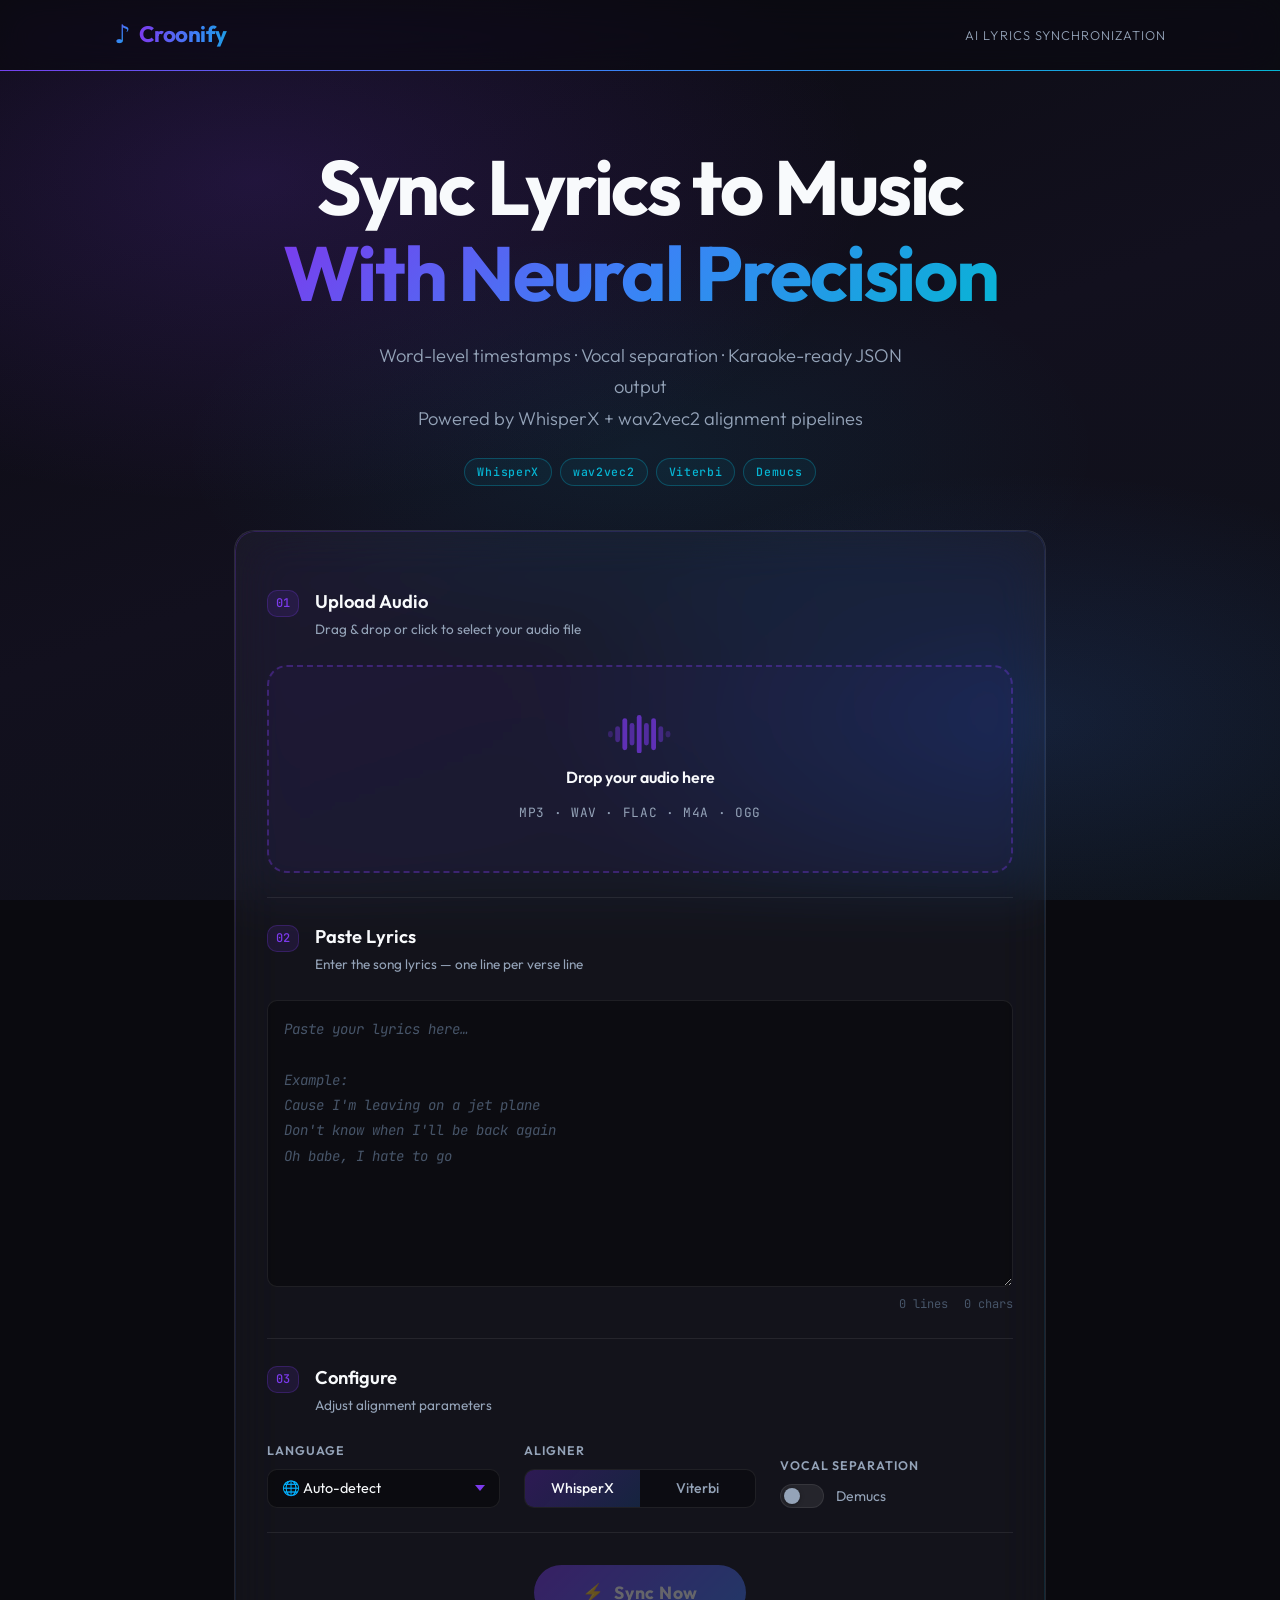
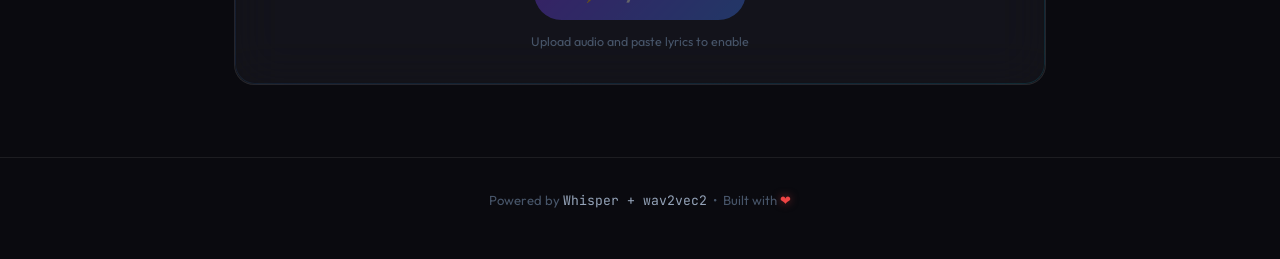
<file: frontend/index.html>
<!DOCTYPE html>
<html lang="en">
<head>
  <meta charset="UTF-8" />
  <meta name="viewport" content="width=device-width, initial-scale=1.0" />
  <meta name="description" content="Croonify — AI-powered lyrics synchronization engine. Align song lyrics to audio with neural precision, word-level timestamps, and karaoke-ready JSON output." />
  <meta name="keywords" content="lyrics sync, AI lyrics, karaoke, word alignment, WhisperX, wav2vec2, music technology" />
  <meta name="author" content="Croonify" />
  <meta property="og:title" content="Croonify — AI Lyrics Sync Engine" />
  <meta property="og:description" content="Sync lyrics to music with neural precision. Word-level timestamps, vocal separation, karaoke-ready output." />
  <meta property="og:type" content="website" />
  <title>Croonify — AI Lyrics Sync Engine</title>

  <!-- Google Fonts -->
  <link rel="preconnect" href="https://fonts.googleapis.com" />
  <link rel="preconnect" href="https://fonts.gstatic.com" crossorigin />
  <link href="https://fonts.googleapis.com/css2?family=Outfit:wght@300;400;600;700&family=JetBrains+Mono:wght@400;500&display=swap" rel="stylesheet" />

  <link rel="stylesheet" href="style.css" />
</head>
<body>

  <!-- ░░░ FLOATING PARTICLES ░░░ -->
  <div class="particles" aria-hidden="true">
    <span class="particle"></span>
    <span class="particle"></span>
    <span class="particle"></span>
    <span class="particle"></span>
    <span class="particle"></span>
    <span class="particle"></span>
    <span class="particle"></span>
    <span class="particle"></span>
    <span class="particle"></span>
    <span class="particle"></span>
    <span class="particle"></span>
    <span class="particle"></span>
  </div>

  <!-- ░░░ NAVBAR ░░░ -->
  <header class="navbar" role="banner">
    <nav class="navbar__inner" aria-label="Main navigation">
      <a href="#" class="navbar__logo" aria-label="Croonify home">
        <span class="logo__icon" aria-hidden="true">♪</span>
        <span class="logo__text">Croonify</span>
      </a>
      <span class="navbar__tagline" aria-label="Tagline">AI Lyrics Synchronization</span>
    </nav>
  </header>

  <!-- ░░░ MAIN ░░░ -->
  <main id="main-content" role="main">

    <!-- HERO -->
    <section class="hero" aria-labelledby="hero-heading">
      <h1 id="hero-heading" class="hero__heading">
        Sync Lyrics to Music<br />
        <span class="gradient-text">With Neural Precision</span>
      </h1>
      <p class="hero__subtitle">
        Word-level timestamps · Vocal separation · Karaoke-ready JSON output<br />
        Powered by WhisperX + wav2vec2 alignment pipelines
      </p>
      <div class="hero__badges" aria-label="Technology badges">
        <span class="tech-badge">WhisperX</span>
        <span class="tech-badge">wav2vec2</span>
        <span class="tech-badge">Viterbi</span>
        <span class="tech-badge">Demucs</span>
      </div>
    </section>

    <!-- MAIN CARD -->
    <section class="main-card glass-card" aria-label="Sync configuration">

      <!-- STEP 1: UPLOAD AUDIO -->
      <div class="step-section" id="step-upload">
        <div class="step-header">
          <span class="step-number" aria-hidden="true">01</span>
          <div>
            <h2 class="step-title">Upload Audio</h2>
            <p class="step-desc">Drag &amp; drop or click to select your audio file</p>
          </div>
        </div>

        <div
          id="drop-zone"
          class="drop-zone"
          role="button"
          tabindex="0"
          aria-label="Upload audio file — drag and drop or press Enter to browse"
          aria-describedby="drop-zone-hint"
        >
          <input
            type="file"
            id="audio-file-input"
            accept=".mp3,.wav,.flac,.m4a,.ogg,audio/*"
            aria-hidden="true"
            tabindex="-1"
          />

          <!-- Waveform SVG icon -->
          <svg class="drop-zone__icon" viewBox="0 0 80 48" fill="none" xmlns="http://www.w3.org/2000/svg" aria-hidden="true">
            <rect x="0"  y="20" width="6" height="8"  rx="3" fill="currentColor" opacity="0.4"/>
            <rect x="9"  y="14" width="6" height="20" rx="3" fill="currentColor" opacity="0.6"/>
            <rect x="18" y="4"  width="6" height="40" rx="3" fill="currentColor"/>
            <rect x="27" y="10" width="6" height="28" rx="3" fill="currentColor" opacity="0.8"/>
            <rect x="36" y="0"  width="6" height="48" rx="3" fill="currentColor"/>
            <rect x="45" y="10" width="6" height="28" rx="3" fill="currentColor" opacity="0.8"/>
            <rect x="54" y="4"  width="6" height="40" rx="3" fill="currentColor"/>
            <rect x="63" y="14" width="6" height="20" rx="3" fill="currentColor" opacity="0.6"/>
            <rect x="72" y="20" width="6" height="8"  rx="3" fill="currentColor" opacity="0.4"/>
          </svg>

          <p class="drop-zone__label">Drop your audio here</p>
          <p class="drop-zone__sub" id="drop-zone-hint">MP3 · WAV · FLAC · M4A · OGG</p>

          <div class="drop-zone__file-info" id="file-info" aria-live="polite" hidden>
            <span class="file-icon" aria-hidden="true">🎵</span>
            <span id="file-name" class="file-name"></span>
            <span id="file-size" class="file-size"></span>
          </div>
        </div>
      </div>

      <!-- STEP 2: LYRICS -->
      <div class="step-section" id="step-lyrics">
        <div class="step-header">
          <span class="step-number" aria-hidden="true">02</span>
          <div>
            <h2 class="step-title">Paste Lyrics</h2>
            <p class="step-desc">Enter the song lyrics — one line per verse line</p>
          </div>
        </div>

        <div class="lyrics-wrapper">
          <textarea
            id="lyrics-input"
            class="lyrics-textarea"
            rows="10"
            placeholder="Paste your lyrics here…&#10;&#10;Example:&#10;Cause I'm leaving on a jet plane&#10;Don't know when I'll be back again&#10;Oh babe, I hate to go"
            aria-label="Song lyrics input"
            aria-describedby="lyrics-counter"
            spellcheck="false"
          ></textarea>
          <div class="lyrics-meta" id="lyrics-counter" aria-live="polite">
            <span id="line-count">0 lines</span>
            <span id="char-count">0 chars</span>
          </div>
        </div>
      </div>

      <!-- STEP 3: CONFIGURE -->
      <div class="step-section" id="step-configure">
        <div class="step-header">
          <span class="step-number" aria-hidden="true">03</span>
          <div>
            <h2 class="step-title">Configure</h2>
            <p class="step-desc">Adjust alignment parameters</p>
          </div>
        </div>

        <div class="config-row">
          <!-- Language -->
          <div class="config-item">
            <label for="language-select" class="config-label">Language</label>
            <div class="select-wrapper">
              <select id="language-select" class="config-select" aria-label="Select audio language">
                <option value="auto">🌐 Auto-detect</option>
                <option value="en">🇬🇧 English</option>
                <option value="es">🇪🇸 Spanish</option>
                <option value="fr">🇫🇷 French</option>
                <option value="de">🇩🇪 German</option>
                <option value="pt">🇵🇹 Portuguese</option>
                <option value="it">🇮🇹 Italian</option>
                <option value="ja">🇯🇵 Japanese</option>
                <option value="ko">🇰🇷 Korean</option>
                <option value="zh">🇨🇳 Chinese</option>
                <option value="ar">🇸🇦 Arabic</option>
                <option value="ru">🇷🇺 Russian</option>
                <option value="nl">🇳🇱 Dutch</option>
                <option value="pl">🇵🇱 Polish</option>
                <option value="tr">🇹🇷 Turkish</option>
                <option value="sv">🇸🇪 Swedish</option>
                <option value="hi">🇮🇳 Hindi</option>
                <option value="uk">🇺🇦 Ukrainian</option>
                <option value="ro">🇷🇴 Romanian</option>
                <option value="cs">🇨🇿 Czech</option>
                <option value="hu">🇭🇺 Hungarian</option>
              </select>
            </div>
          </div>

          <!-- Aligner toggle -->
          <div class="config-item">
            <label class="config-label" id="aligner-label">Aligner</label>
            <div class="toggle-group" role="group" aria-labelledby="aligner-label">
              <button
                id="aligner-whisperx"
                class="toggle-btn active"
                aria-pressed="true"
                aria-label="Use WhisperX aligner"
                data-value="whisperx"
              >WhisperX</button>
              <button
                id="aligner-viterbi"
                class="toggle-btn"
                aria-pressed="false"
                aria-label="Use Viterbi aligner"
                data-value="viterbi"
              >Viterbi</button>
            </div>
          </div>

          <!-- Vocal Separation -->
          <div class="config-item">
            <label class="config-label" for="vocal-sep-toggle">Vocal Separation</label>
            <label class="switch" aria-label="Enable vocal separation using Demucs">
              <input type="checkbox" id="vocal-sep-toggle" role="switch" aria-checked="false" />
              <span class="switch__track" aria-hidden="true">
                <span class="switch__thumb"></span>
              </span>
              <span class="switch__label">Demucs</span>
            </label>
          </div>
        </div>
      </div>

      <!-- SYNC BUTTON -->
      <div class="sync-btn-wrapper">
        <button
          id="sync-btn"
          class="sync-btn"
          aria-label="Start lyrics synchronization"
          aria-describedby="sync-btn-hint"
          disabled
        >
          <span class="sync-btn__pulse" aria-hidden="true"></span>
          <span class="sync-btn__icon" aria-hidden="true">⚡</span>
          <span class="sync-btn__text">Sync Now</span>
        </button>
        <p id="sync-btn-hint" class="sync-hint">Upload audio and paste lyrics to enable</p>
      </div>

    </section><!-- /main-card -->


    <!-- ░░░ JOB STATUS PANEL ░░░ -->
    <section
      id="job-status-panel"
      class="status-panel glass-card"
      aria-live="polite"
      aria-atomic="false"
      aria-label="Job status"
      hidden
    >
      <div class="status-panel__header">
        <div class="spinner" id="status-spinner" aria-hidden="true">
          <div class="spinner__ring"></div>
        </div>
        <div>
          <h2 class="status-panel__title">Processing</h2>
          <span id="status-badge" class="status-badge status-badge--queued" role="status">Queued</span>
        </div>
      </div>

      <div class="progress-wrapper" role="progressbar" aria-valuenow="0" aria-valuemin="0" aria-valuemax="100" aria-label="Alignment progress" id="progress-bar-wrapper">
        <div class="progress-track">
          <div class="progress-fill" id="progress-fill" style="width: 0%"></div>
        </div>
        <span class="progress-pct" id="progress-pct">0%</span>
      </div>

      <p class="status-message" id="status-message" aria-live="polite">Waiting for job to start…</p>
    </section>


    <!-- ░░░ RESULTS PANEL ░░░ -->
    <section
      id="results-panel"
      class="results-panel glass-card"
      aria-label="Synchronization results"
      hidden
    >
      <div class="results-header">
        <h2 class="results-title">
          <span class="results-title__icon" aria-hidden="true">✓</span>
          Sync Complete
        </h2>
        <div class="results-actions">
          <button id="btn-download" class="action-btn action-btn--primary" aria-label="Download results as JSON">
            📥 Download JSON
          </button>
          <button id="btn-copy" class="action-btn" aria-label="Copy JSON to clipboard">
            📋 Copy JSON
          </button>
          <button id="btn-new" class="action-btn" aria-label="Start a new synchronization">
            🔄 Start New
          </button>
        </div>
      </div>

      <!-- Stats row -->
      <div class="stats-row" id="stats-row" role="list" aria-label="Result statistics">
        <div class="stat-badge" role="listitem">
          <span class="stat-badge__label">Words</span>
          <span class="stat-badge__value" id="stat-words">—</span>
        </div>
        <div class="stat-badge" role="listitem">
          <span class="stat-badge__label">Lines</span>
          <span class="stat-badge__value" id="stat-lines">—</span>
        </div>
        <div class="stat-badge" role="listitem">
          <span class="stat-badge__label">Avg Confidence</span>
          <span class="stat-badge__value" id="stat-confidence">—</span>
        </div>
        <div class="stat-badge" role="listitem">
          <span class="stat-badge__label">Duration</span>
          <span class="stat-badge__value" id="stat-duration">—</span>
        </div>
      </div>

      <!-- Word confidence visualization -->
      <div class="section-block">
        <h3 class="section-block__title">Word Confidence</h3>
        <div class="word-confidence" id="word-confidence" role="list" aria-label="Words colored by alignment confidence"></div>
      </div>

      <!-- Lines preview -->
      <div class="section-block">
        <h3 class="section-block__title">Line Timings</h3>
        <div class="lines-list" id="lines-list" role="list" aria-label="Synchronized lyric lines"></div>
      </div>

      <!-- JSON viewer -->
      <div class="section-block">
        <h3 class="section-block__title">JSON Output</h3>
        <pre
          id="json-output"
          class="json-viewer"
          tabindex="0"
          role="region"
          aria-label="JSON synchronization output"
        ></pre>
      </div>

    </section><!-- /results-panel -->


    <!-- ░░░ ERROR PANEL ░░░ -->
    <section
      id="error-panel"
      class="error-panel glass-card"
      aria-live="assertive"
      aria-label="Error"
      hidden
    >
      <div class="error-icon" aria-hidden="true">⚠</div>
      <h2 class="error-title">Synchronization Failed</h2>
      <p class="error-message" id="error-message">An unexpected error occurred. Please try again.</p>
      <button id="btn-retry" class="action-btn action-btn--primary" aria-label="Retry synchronization">
        ↺ Retry
      </button>
    </section>

  </main><!-- /main -->

  <!-- ░░░ TOAST ░░░ -->
  <div
    id="toast"
    class="toast"
    role="alert"
    aria-live="polite"
    aria-atomic="true"
    hidden
  ></div>

  <!-- ░░░ FOOTER ░░░ -->
  <footer class="footer" role="contentinfo">
    <p class="footer__text">
      Powered by <span class="footer__highlight">Whisper + wav2vec2</span>
      &nbsp;•&nbsp; Built with <span class="footer__heart" aria-label="love">❤</span>
    </p>
  </footer>

  <script src="app.js"></script>
</body>
</html>
</file>
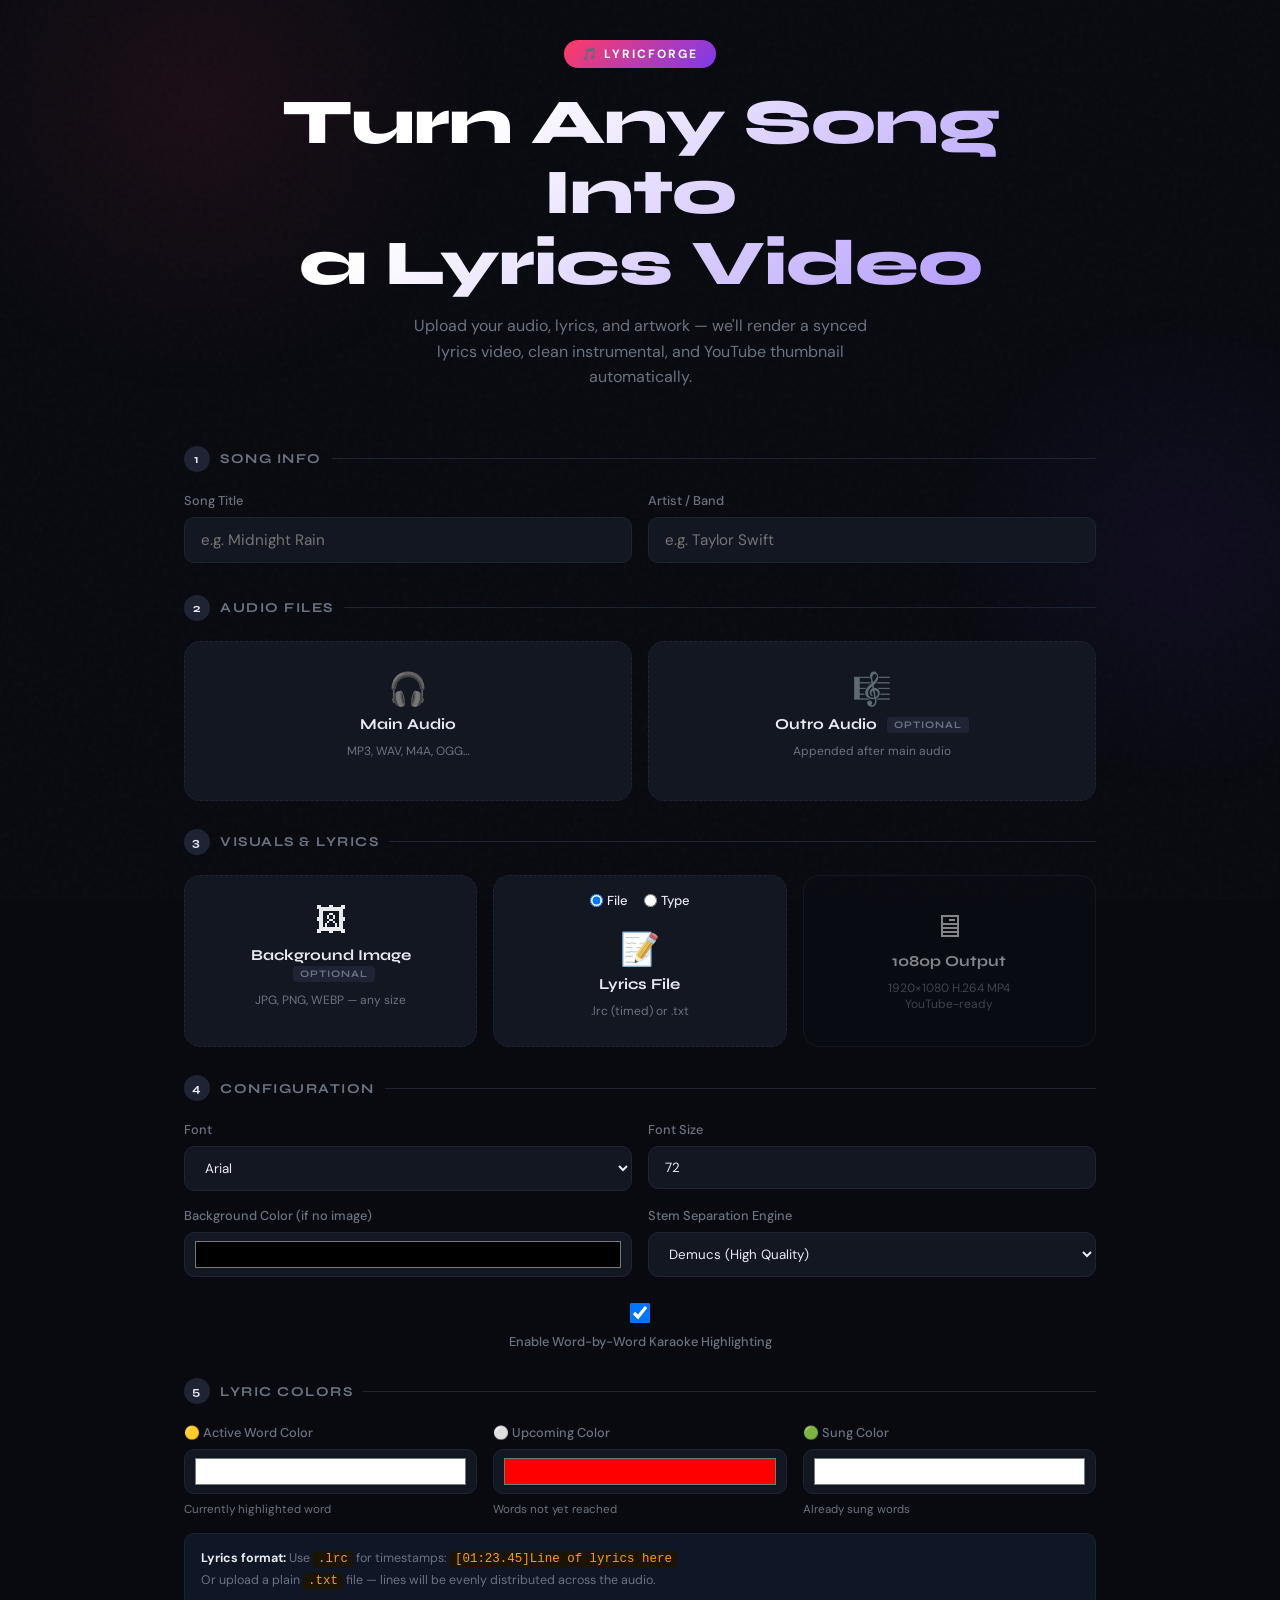
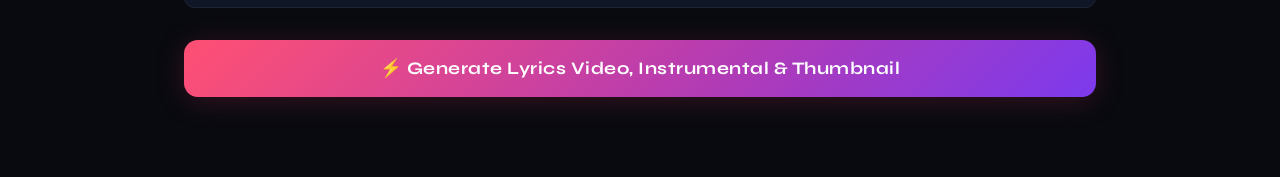
<file: static/index.html>
<!DOCTYPE html>
<html lang="en">
<head>
<meta charset="UTF-8">
<meta name="viewport" content="width=device-width, initial-scale=1.0">
<title>LyricForge — Lyrics Video Maker</title>
<style>
  @import url('https://fonts.googleapis.com/css2?family=Syne:wght@400;700;800&family=DM+Sans:wght@300;400;500&display=swap');

  :root {
    --bg:       #080a10;
    --surface:  #0e1018;
    --card:     #131722;
    --border:   #1e2433;
    --accent:   #ff3c64;
    --accent2:  #7c3aed;
    --gold:     #f59e0b;
    --text:     #e8eaf0;
    --muted:    #6b7280;
    --success:  #10b981;
    --radius:   16px;
  }

  *, *::before, *::after { box-sizing: border-box; margin: 0; padding: 0; }

  body {
    font-family: 'DM Sans', sans-serif;
    background: var(--bg);
    color: var(--text);
    min-height: 100vh;
    overflow-x: hidden;
  }

  /* ── Noise texture ── */
  body::before {
    content: '';
    position: fixed; inset: 0;
    background-image: url("data:image/svg+xml,%3Csvg viewBox='0 0 200 200' xmlns='http://www.w3.org/2000/svg'%3E%3Cfilter id='n'%3E%3CfeTurbulence type='fractalNoise' baseFrequency='0.9' numOctaves='4' stitchTiles='stitch'/%3E%3C/filter%3E%3Crect width='100%25' height='100%25' filter='url(%23n)' opacity='1'/%3E%3C/svg%3E");
    opacity: 0.025;
    pointer-events: none;
    z-index: 0;
  }

  /* ── Glows ── */
  .glow-red  { position:fixed; width:600px; height:600px; border-radius:50%; background:radial-gradient(circle,#ff3c6415 0%,transparent 70%); top:-200px; left:-100px; pointer-events:none; z-index:0; }
  .glow-purple { position:fixed; width:500px; height:500px; border-radius:50%; background:radial-gradient(circle,#7c3aed12 0%,transparent 70%); bottom:100px; right:-150px; pointer-events:none; z-index:0; }

  /* ── Layout ── */
  .wrapper {
    position: relative; z-index: 1;
    max-width: 960px;
    margin: 0 auto;
    padding: 40px 24px 80px;
  }

  /* ── Header ── */
  header {
    text-align: center;
    margin-bottom: 56px;
    animation: fadeUp .7s ease both;
  }
  .logo-badge {
    display: inline-flex;
    align-items: center;
    gap: 10px;
    background: linear-gradient(135deg, var(--accent), var(--accent2));
    padding: 6px 18px;
    border-radius: 999px;
    font-size: 12px;
    font-weight: 700;
    letter-spacing: 2px;
    text-transform: uppercase;
    margin-bottom: 20px;
    color: #fff;
  }
  h1 {
    font-family: 'Syne', sans-serif;
    font-size: clamp(2.4rem, 6vw, 4rem);
    font-weight: 800;
    line-height: 1.1;
    letter-spacing: -1px;
    background: linear-gradient(135deg, #fff 30%, #a78bfa);
    -webkit-background-clip: text;
    -webkit-text-fill-color: transparent;
    background-clip: text;
  }
  .subtitle {
    margin-top: 14px;
    color: var(--muted);
    font-size: 1rem;
    max-width: 480px;
    margin-left: auto;
    margin-right: auto;
    line-height: 1.6;
  }

  /* ── Section labels ── */
  .section-label {
    display: flex;
    align-items: center;
    gap: 10px;
    margin-bottom: 20px;
    font-family: 'Syne', sans-serif;
    font-size: .85rem;
    font-weight: 700;
    letter-spacing: 1.5px;
    text-transform: uppercase;
    color: var(--muted);
  }
  .section-label .num {
    width: 26px; height: 26px;
    border-radius: 50%;
    background: var(--border);
    display: grid; place-items: center;
    font-size: .75rem;
    color: var(--text);
    flex-shrink: 0;
  }
  .section-label::after {
    content: '';
    flex: 1;
    height: 1px;
    background: var(--border);
  }

  /* ── Metadata row ── */
  .meta-row {
    display: grid;
    grid-template-columns: 1fr 1fr;
    gap: 16px;
    margin-bottom: 32px;
    animation: fadeUp .7s .1s ease both;
  }
  .field-group { display: flex; flex-direction: column; gap: 8px; }
  label { font-size: .8rem; color: var(--muted); font-weight: 500; }
  input[type="text"] {
    background: var(--card);
    border: 1px solid var(--border);
    border-radius: 10px;
    color: var(--text);
    font-family: 'DM Sans', sans-serif;
    font-size: .95rem;
    padding: 12px 16px;
    outline: none;
    transition: border-color .2s;
    width: 100%;
  }
  input[type="text"]:focus { border-color: var(--accent2); }

  /* ── Upload grid ── */
  .upload-grid {
    display: grid;
    grid-template-columns: 1fr 1fr;
    gap: 16px;
    margin-bottom: 16px;
    animation: fadeUp .7s .18s ease both;
  }
  .upload-grid.three { grid-template-columns: 1fr 1fr 1fr; }

  /* ── Drop zone ── */
  .drop-zone {
    position: relative;
    border: 1.5px dashed var(--border);
    border-radius: var(--radius);
    background: var(--card);
    padding: 28px 20px;
    text-align: center;
    cursor: pointer;
    transition: border-color .25s, background .25s, transform .15s;
    display: flex;
    flex-direction: column;
    align-items: center;
    gap: 10px;
    min-height: 160px;
    justify-content: center;
  }
  .drop-zone:hover, .drop-zone.dragover {
    border-color: var(--accent2);
    background: #16192a;
    transform: translateY(-2px);
  }
  .drop-zone.filled {
    border-color: var(--success);
    border-style: solid;
  }
  .drop-zone input[type="file"] {
    position: absolute; inset: 0;
    opacity: 0; cursor: pointer;
    width: 100%; height: 100%;
  }
  .dz-icon {
    font-size: 2rem;
    line-height: 1;
    filter: grayscale(0.4);
  }
  .dz-label {
    font-family: 'Syne', sans-serif;
    font-weight: 700;
    font-size: .95rem;
    color: var(--text);
  }
  .dz-hint { font-size: .75rem; color: var(--muted); }
  .dz-filename {
    font-size: .78rem;
    color: var(--success);
    font-weight: 500;
    max-width: 100%;
    overflow: hidden;
    text-overflow: ellipsis;
    white-space: nowrap;
  }
  .dz-badge {
    position: absolute;
    top: -8px; right: -8px;
    background: var(--success);
    border-radius: 50%;
    width: 22px; height: 22px;
    display: none;
    place-items: center;
    font-size: 13px;
  }
  .drop-zone.filled .dz-badge { display: grid; }

  /* ── Optional pill ── */
  .optional-pill {
    display: inline-block;
    font-size: 10px;
    background: var(--border);
    color: var(--muted);
    border-radius: 4px;
    padding: 2px 7px;
    letter-spacing: 1px;
    text-transform: uppercase;
    vertical-align: middle;
    margin-left: 6px;
  }

  /* ── Process button ── */
  .btn-process {
    display: block;
    width: 100%;
    margin-top: 32px;
    padding: 18px 32px;
    border: none;
    border-radius: 14px;
    background: linear-gradient(135deg, var(--accent) 0%, var(--accent2) 100%);
    color: #fff;
    font-family: 'Syne', sans-serif;
    font-size: 1.1rem;
    font-weight: 700;
    letter-spacing: .5px;
    cursor: pointer;
    transition: opacity .2s, transform .15s, box-shadow .2s;
    box-shadow: 0 4px 30px #ff3c6430;
    animation: fadeUp .7s .3s ease both;
    position: relative;
    overflow: hidden;
  }
  .btn-process::after {
    content: '';
    position: absolute; inset: 0;
    background: linear-gradient(135deg,rgba(255,255,255,.1) 0%,transparent 60%);
  }
  .btn-process:hover { opacity: .9; transform: translateY(-2px); box-shadow: 0 8px 40px #ff3c6450; }
  .btn-process:active { transform: translateY(0); }
  .btn-process:disabled { opacity: .45; cursor: not-allowed; transform: none; }

  /* ── Progress panel ── */
  .progress-panel {
    display: none;
    margin-top: 40px;
    background: var(--card);
    border: 1px solid var(--border);
    border-radius: var(--radius);
    padding: 32px;
    animation: fadeUp .5s ease both;
  }
  .progress-panel.visible { display: block; }
  .progress-title {
    font-family: 'Syne', sans-serif;
    font-size: 1rem;
    font-weight: 700;
    margin-bottom: 16px;
    display: flex;
    align-items: center;
    gap: 10px;
  }
  .spinner {
    width: 18px; height: 18px;
    border: 2px solid var(--border);
    border-top-color: var(--accent);
    border-radius: 50%;
    animation: spin .8s linear infinite;
    flex-shrink: 0;
  }
  .progress-bar-track {
    height: 6px;
    background: var(--border);
    border-radius: 99px;
    overflow: hidden;
    margin-bottom: 12px;
  }
  .progress-bar-fill {
    height: 100%;
    border-radius: 99px;
    background: linear-gradient(90deg, var(--accent), var(--accent2));
    transition: width .4s ease;
    width: 0%;
  }
  .progress-step {
    font-size: .85rem;
    color: var(--muted);
    min-height: 20px;
  }

  /* ── Results panel ── */
  .results-panel {
    display: none;
    margin-top: 40px;
    animation: fadeUp .5s ease both;
  }
  .results-panel.visible { display: block; }
  .results-title {
    font-family: 'Syne', sans-serif;
    font-size: 1.2rem;
    font-weight: 800;
    margin-bottom: 24px;
    display: flex;
    align-items: center;
    gap: 10px;
  }
  .results-grid {
    display: grid;
    grid-template-columns: repeat(3, 1fr);
    gap: 16px;
  }

  .result-card {
    background: var(--card);
    border: 1px solid var(--border);
    border-radius: var(--radius);
    padding: 24px 20px;
    display: flex;
    flex-direction: column;
    align-items: center;
    gap: 14px;
    text-align: center;
    transition: border-color .2s, transform .2s;
  }
  .result-card:hover { border-color: var(--accent2); transform: translateY(-2px); }
  .result-icon { font-size: 2.2rem; }
  .result-name {
    font-family: 'Syne', sans-serif;
    font-weight: 700;
    font-size: .9rem;
    color: var(--text);
  }
  .result-meta { font-size: .75rem; color: var(--muted); }

  .btn-dl {
    display: inline-flex;
    align-items: center;
    gap: 6px;
    padding: 9px 20px;
    border-radius: 8px;
    background: var(--border);
    color: var(--text);
    font-size: .82rem;
    font-weight: 600;
    text-decoration: none;
    border: none; cursor: pointer;
    transition: background .2s, transform .15s;
  }
  .btn-dl:hover { background: #2a2f42; transform: translateY(-1px); }

  /* ── Error banner ── */
  .error-banner {
    display: none;
    margin-top: 20px;
    background: #2a0d14;
    border: 1px solid #ff3c6440;
    border-radius: 12px;
    padding: 18px 20px;
    color: #ff8099;
    font-size: .875rem;
    white-space: pre-wrap;
    font-family: monospace;
  }
  .error-banner.visible { display: block; }

  /* ── LRC hint ── */
  .lrc-hint {
    margin-top: 12px;
    background: #0f1626;
    border: 1px solid #1e2433;
    border-radius: 10px;
    padding: 14px 16px;
    font-size: .78rem;
    color: var(--muted);
    line-height: 1.7;
  }
  .lrc-hint code {
    font-family: 'Courier New', monospace;
    color: var(--gold);
    background: #1a1400;
    padding: 1px 5px;
    border-radius: 4px;
  }

  /* ── Animations ── */
  @keyframes fadeUp {
    from { opacity:0; transform:translateY(24px); }
    to   { opacity:1; transform:translateY(0); }
  }
  @keyframes spin {
    to { transform: rotate(360deg); }
  }

  /* ── Responsive ── */
  @media (max-width: 640px) {
    .upload-grid, .upload-grid.three, .meta-row, .results-grid {
      grid-template-columns: 1fr;
    }
  }

  /* No inline editor CSS anymore */

</style>
</head>
<body>

<div class="glow-red"></div>
<div class="glow-purple"></div>

<div class="wrapper">

  <!-- Header -->
  <header>
    <div class="logo-badge">🎵 LyricForge</div>
    <h1>Turn Any Song Into<br>a Lyrics Video</h1>
    <p class="subtitle">Upload your audio, lyrics, and artwork — we'll render a synced lyrics video, clean instrumental, and YouTube thumbnail automatically.</p>
  </header>

  <!-- Form -->
  <form id="mainForm">

    <!-- Step 1: Metadata -->
    <div class="section-label"><span class="num">1</span> Song info</div>
    <div class="meta-row">
      <div class="field-group">
        <label for="title">Song Title</label>
        <input type="text" id="title" name="title" placeholder="e.g. Midnight Rain">
      </div>
      <div class="field-group">
        <label for="artist">Artist / Band</label>
        <input type="text" id="artist" name="artist" placeholder="e.g. Taylor Swift">
      </div>
    </div>

    <!-- Step 2: Audio files -->
    <div class="section-label"><span class="num">2</span> Audio files</div>
    <div class="upload-grid" style="animation-delay:.15s">

      <div class="drop-zone" id="dz-audio">
        <input type="file" id="audio" name="audio" accept="audio/*,video/*" required>
        <div class="dz-badge">✓</div>
        <div class="dz-icon">🎧</div>
        <div class="dz-label">Main Audio</div>
        <div class="dz-hint">MP3, WAV, M4A, OGG…</div>
        <div class="dz-filename" id="fn-audio"></div>
      </div>

      <div class="drop-zone" id="dz-outro">
        <input type="file" id="outro" name="outro" accept="audio/*">
        <div class="dz-badge">✓</div>
        <div class="dz-icon">🎼</div>
        <div class="dz-label">Outro Audio <span class="optional-pill">optional</span></div>
        <div class="dz-hint">Appended after main audio</div>
        <div class="dz-filename" id="fn-outro"></div>
      </div>

    </div>

    <!-- Step 3: Visuals -->
    <div class="section-label" style="margin-top:28px"><span class="num">3</span> Visuals & lyrics</div>
    <div class="upload-grid three">

      <div class="drop-zone" id="dz-bg">
        <input type="file" id="background" name="background" accept="image/*">
        <div class="dz-badge">✓</div>
        <div class="dz-icon">🖼</div>
        <div class="dz-label">Background Image <span class="optional-pill">optional</span></div>
        <div class="dz-hint">JPG, PNG, WEBP — any size</div>
        <div class="dz-filename" id="fn-bg"></div>
      </div>

      <div class="drop-zone" id="dz-lyrics" style="padding: 16px 20px; display:flex; flex-direction:column; justify-content:flex-start;">
        <div style="display:flex; gap:16px; margin-bottom:12px; z-index: 2;">
          <label style="cursor:pointer; color:var(--text); font-size:13px; display:flex; align-items:center; gap:4px;">
            <input type="radio" name="lyrics_mode" value="file" checked onchange="toggleLyricsMode()"> File
          </label>
          <label style="cursor:pointer; color:var(--text); font-size:13px; display:flex; align-items:center; gap:4px;">
            <input type="radio" name="lyrics_mode" value="text" onchange="toggleLyricsMode()"> Type
          </label>
        </div>
        
        <div id="lyrics-file-ui" style="display:flex; flex-direction:column; align-items:center; gap:10px; width:100%; position:relative; flex-grow:1; justify-content:center;">
          <input type="file" id="lyrics" name="lyrics" accept=".lrc,.txt,.srt" style="position:absolute; inset:0; opacity:0; cursor:pointer; width:100%; height:100%;">
          <div class="dz-badge" id="badge-lyrics">✓</div>
          <div class="dz-icon">📝</div>
          <div class="dz-label">Lyrics File</div>
          <div class="dz-hint">.lrc (timed) or .txt</div>
          <div class="dz-filename" id="fn-lyrics"></div>
        </div>

        <div id="lyrics-text-ui" style="display:none; width:100%; height:100%; flex-grow:1; z-index: 2;">
          <textarea id="lyrics_text" name="lyrics_text" style="width:100%; height:100%; min-height:90px; background:var(--bg); border:1px solid var(--border); color:var(--text); padding:10px; border-radius:8px; resize:none; font-family:'DM Sans', sans-serif; font-size:13px;" placeholder="Type or paste lyrics here..."></textarea>
        </div>
      </div>

      <div class="drop-zone" style="border-style:solid;background:#0b0d15;cursor:default;pointer-events:none;opacity:.55">
        <div class="dz-icon">🖥</div>
        <div class="dz-label">1080p Output</div>
        <div class="dz-hint">1920×1080 H.264 MP4<br>YouTube-ready</div>
      </div>

    </div>

    <!-- Step 4: Configuration -->
    <div class="section-label" style="margin-top:28px"><span class="num">4</span> Configuration</div>
    <div class="meta-row" style="grid-template-columns: 1fr 1fr; margin-bottom: 16px;">
      <div class="field-group">
        <label for="font_name">Font</label>
        <select id="font_name" name="font_name" style="background:var(--card); border:1px solid var(--border); border-radius:10px; color:var(--text); padding:12px 16px; outline:none; font-family:'DM Sans', sans-serif;">
          <option value="Arial">Arial</option>
          <option value="Edo">Edo</option>
          <option value="Impact">Impact</option>
          <option value="Times New Roman">Times New Roman</option>
        </select>
      </div>
      <div class="field-group">
        <label for="font_size">Font Size</label>
        <input type="number" id="font_size" name="font_size" value="72" min="10" max="150" style="background:var(--card); border:1px solid var(--border); border-radius:10px; color:var(--text); padding:12px 16px; outline:none; font-family:'DM Sans', sans-serif;">
      </div>
      <div class="field-group">
        <label for="bg_color">Background Color (if no image)</label>
        <input type="color" id="bg_color" name="bg_color" value="#000000" style="background:var(--card); border:1px solid var(--border); border-radius:10px; padding:4px 8px; height:45px; width:100%; cursor:pointer;">
      </div>
      <div class="field-group">
        <label for="stem_engine">Stem Separation Engine</label>
        <select id="stem_engine" name="stem_engine" style="background:var(--card); border:1px solid var(--border); border-radius:10px; color:var(--text); padding:12px 16px; outline:none; font-family:'DM Sans', sans-serif;">
          <option value="demucs">Demucs (High Quality)</option>
          <option value="ffmpeg">FFmpeg (Basic Mid/Side)</option>
          <option value="none">None (Use original)</option>
        </select>
      </div>
      <div class="field-group" style="grid-column: span 2; display: flex; align-items: center; gap: 10px; margin-top: 10px;">
        <input type="checkbox" id="word_highlight" name="word_highlight" checked style="width: 20px; height: 20px; accent-color: var(--primary); cursor: pointer;">
        <label for="word_highlight" style="margin-bottom: 0; cursor: pointer;">Enable Word-by-Word Karaoke Highlighting</label>
      </div>
    </div>

    <!-- Step 5: Lyric Colors -->
    <div class="section-label" style="margin-top:28px"><span class="num">5</span> Lyric Colors</div>
    <div class="meta-row" style="grid-template-columns: 1fr 1fr 1fr; margin-bottom: 16px;">
      <div class="field-group">
        <label for="active_color">🟡 Active Word Color</label>
        <input type="color" id="active_color" name="active_color" value="#FFFFFF"
          style="background:var(--card); border:1px solid var(--border); border-radius:10px; padding:4px 8px; height:45px; width:100%; cursor:pointer;">
        <span style="font-size:.72rem; color:var(--muted);">Currently highlighted word</span>
      </div>
      <div class="field-group">
        <label for="upcoming_color">⚪ Upcoming Color</label>
        <input type="color" id="upcoming_color" name="upcoming_color" value="#FF0000"
          style="background:var(--card); border:1px solid var(--border); border-radius:10px; padding:4px 8px; height:45px; width:100%; cursor:pointer;">
        <span style="font-size:.72rem; color:var(--muted);">Words not yet reached</span>
      </div>
      <div class="field-group">
        <label for="sung_color">🟢 Sung Color</label>
        <input type="color" id="sung_color" name="sung_color" value="#FFFFFF"
          style="background:var(--card); border:1px solid var(--border); border-radius:10px; padding:4px 8px; height:45px; width:100%; cursor:pointer;">
        <span style="font-size:.72rem; color:var(--muted);">Already sung words</span>
      </div>
    </div>

    <!-- LRC hint -->
    <div class="lrc-hint">
      <strong style="color:var(--text)">Lyrics format:</strong>
      Use <code>.lrc</code> for timestamps: <code>[01:23.45]Line of lyrics here</code><br>
      Or upload a plain <code>.txt</code> file — lines will be evenly distributed across the audio.
    </div>

    <!-- CTA -->
    <button type="submit" class="btn-process" id="btnProcess">
      ⚡ Generate Lyrics Video, Instrumental & Thumbnail
    </button>

  </form>

  <!-- Progress -->
  <div class="progress-panel" id="progressPanel">
    <div style="display:flex; justify-content:space-between; align-items:center;">
      <div class="progress-title">
        <div class="spinner" id="spinner"></div>
        <span id="progressTitle">Processing…</span>
      </div>
      <button type="button" id="btnCancel" class="btn-cancel" style="background:#ff3c64; color:#fff; border:none; padding:8px 16px; border-radius:8px; cursor:pointer; font-weight:600; font-family:inherit; display:none;">Stop Process</button>
    </div>
    <div class="progress-bar-track">
      <div class="progress-bar-fill" id="progressBar"></div>
    </div>
    <div class="progress-step" id="progressStep"></div>
  </div>

  <!-- Error -->
  <div class="error-banner" id="errorBanner"></div>

  <!-- Results -->
  <div class="results-panel" id="resultsPanel">
    <div class="results-title">✅ &nbsp;All files ready</div>
    <div class="results-grid" id="resultsGrid"></div>
  </div>

</div>

<script>
// ── Drop-zone interactivity ────────────────────────────────────────────────
document.querySelectorAll('.drop-zone').forEach(zone => {
  const input = zone.querySelector('input[type="file"]');
  if (!input) return;

  const fnEl = zone.querySelector('.dz-filename');

  input.addEventListener('change', () => {
    const file = input.files[0];
    if (file) {
      zone.classList.add('filled');
      if (fnEl) fnEl.textContent = file.name;
    }
  });

  zone.addEventListener('dragover', e => { e.preventDefault(); zone.classList.add('dragover'); });
  zone.addEventListener('dragleave', () => zone.classList.remove('dragover'));
  zone.addEventListener('drop', e => {
    e.preventDefault();
    zone.classList.remove('dragover');
    if (e.dataTransfer.files.length && input) {
      const dt = new DataTransfer();
      dt.items.add(e.dataTransfer.files[0]);
      input.files = dt.files;
      zone.classList.add('filled');
      if (fnEl) fnEl.textContent = e.dataTransfer.files[0].name;
    }
  });
});

// ── Form submit ────────────────────────────────────────────────────────────
const form       = document.getElementById('mainForm');
const btnProcess = document.getElementById('btnProcess');
const btnCancel  = document.getElementById('btnCancel');
const progressPanel = document.getElementById('progressPanel');
const progressBar   = document.getElementById('progressBar');
const progressStep  = document.getElementById('progressStep');
const progressTitle = document.getElementById('progressTitle');
const spinner       = document.getElementById('spinner');
const errorBanner   = document.getElementById('errorBanner');
const resultsPanel  = document.getElementById('resultsPanel');
const resultsGrid   = document.getElementById('resultsGrid');

let currentJobId = null;
let pollActive = false;

btnCancel.addEventListener('click', async () => {
  if (!currentJobId) return;
  pollActive = false; // Stop polling
  try {
    await fetch(`/api/jobs/${currentJobId}`, { method: 'DELETE' });
  } catch (e) {}
  
  showError('Job cancelled by user.');
  progressPanel.classList.remove('visible');
  btnCancel.style.display = 'none';
  currentJobId = null;
});

function toggleLyricsMode() {
  const mode = document.querySelector('input[name="lyrics_mode"]:checked').value;
  document.getElementById('lyrics-file-ui').style.display = mode === 'file' ? 'flex' : 'none';
  document.getElementById('lyrics-text-ui').style.display = mode === 'text' ? 'block' : 'none';
  const dzLyrics = document.getElementById('dz-lyrics');
  if (mode === 'text') {
    dzLyrics.classList.remove('dragover');
    dzLyrics.style.cursor = 'default';
  } else {
    dzLyrics.style.cursor = 'pointer';
  }
}

form.addEventListener('submit', async e => {
  e.preventDefault();
  errorBanner.classList.remove('visible');
  resultsPanel.classList.remove('visible');

  const fd = new FormData(form);

  // Don't append empty outro
  const outroFile = document.getElementById('outro').files[0];
  if (!outroFile) fd.delete('outro');

  const lyricsMode = document.querySelector('input[name="lyrics_mode"]:checked').value;
  if (lyricsMode === 'file') {
    fd.delete('lyrics_text');
    const lyricsFile = document.getElementById('lyrics').files[0];
    if (!lyricsFile) {
      showError('Please upload a lyrics file.');
      return;
    }
  } else {
    fd.delete('lyrics');
    if (!fd.get('lyrics_text').trim()) {
      showError('Please type or paste lyrics.');
      return;
    }
  }

  btnProcess.disabled = true;
  btnProcess.textContent = '⏳ Processing…';
  progressPanel.classList.add('visible');
  setProgress(5, 'Uploading files…');

  try {
    const res = await fetch('/api/process', { method: 'POST', body: fd });
    const { job_id, error } = await res.json();
    if (error || !job_id) throw new Error(error || 'Unknown error');
    
    currentJobId = job_id;
    pollActive = true;
    btnCancel.style.display = 'block';
    
    await pollStatus(job_id);
  } catch (err) {
    showError(err.message);
    btnCancel.style.display = 'none';
  }
});

async function pollStatus(jobId) {
  while (pollActive) {
    await sleep(1500);
    if (!pollActive) break;
    const res = await fetch(`/api/status/${jobId}`);
    const data = await res.json();

    if (data.status === 'error') {
      showError(data.error || 'Processing failed');
      return;
    }
    if (data.status === 'complete') {
      pollActive = false;
      setProgress(100, 'Done!');
      spinner.style.display = 'none';
      progressTitle.textContent = '✅ Processing complete';
      showResults(jobId, data.files);
      btnProcess.disabled = false;
      btnProcess.textContent = '⚡ Generate Again';
      btnCancel.style.display = 'none';
      currentJobId = null;
      return;
    }
    setProgress(data.progress || 0, data.step || 'Working…');
  }
}

function setProgress(pct, step) {
  progressBar.style.width = pct + '%';
  progressStep.textContent = step;
}

function showResults(jobId, fileKeys) {
  resultsPanel.classList.add('visible');
  const meta = {
    lyrics_video:  { icon:'🎬', label:'Lyrics Video',      hint:'MP4 · 1920×1080 · H.264' },
    instrumental:  { icon:'🎵', label:'Instrumental Video', hint:'MP4 · 1920×1080 · H.264' },
    thumbnail:     { icon:'🖼', label:'YouTube Thumbnail',  hint:'JPEG · 1280×720' },
    alignment_json:{ icon:'📄', label:'Alignment Data', hint:'JSON · Word timestamps' },
    lyrics_srt:    { icon:'📝', label:'SRT Subtitles', hint:'SubRip format' },
    lyrics_lrc:    { icon:'📝', label:'LRC Lyrics', hint:'Synced Lyrics file' },
  };
  resultsGrid.innerHTML = fileKeys.map(key => {
    const m = meta[key] || { icon:'📁', label:key, hint:'' };
    const fileUrl = `/api/download/${jobId}/${key}`;
    let previewHtml = '';
    if (key === 'thumbnail') {
      previewHtml = `<img src="${fileUrl}" style="width: 100%; border-radius: 8px; margin-top: 4px; border: 1px solid var(--border);" alt="Thumbnail Preview">`;
    } else if (key === 'lyrics_video' || key === 'instrumental') {
      previewHtml = `<video controls src="${fileUrl}" style="width: 100%; border-radius: 8px; margin-top: 4px; border: 1px solid var(--border);"></video>`;
    }
    
    return `
      <div class="result-card" style="height: 100%;">
        <div class="result-icon">${m.icon}</div>
        <div class="result-name">${m.label}</div>
        <div class="result-meta">${m.hint}</div>
        ${previewHtml}
        <a class="btn-dl" href="${fileUrl}" download style="margin-top: auto;">
          ⬇ Download
        </a>
      </div>`;
  }).join('');

  // Add the Edit button card
  resultsGrid.innerHTML += `
      <div class="result-card" style="height: 100%; display: flex; flex-direction: column; justify-content: center; align-items: center; border-color: var(--accent2);">
        <div class="result-icon">✏️</div>
        <div class="result-name">Lyric Editor</div>
        <div class="result-meta">Fix timings & reposition lines</div>
        <a class="btn-dl" href="/editor?job_id=${jobId}" target="_blank" style="margin-top: auto; background: var(--accent2); color: #fff; border-color: var(--accent2);">
          Open Editor in New Tab
        </a>
      </div>`;
}

function showError(msg) {
  progressPanel.classList.remove('visible');
  errorBanner.textContent = '⚠ ' + msg;
  errorBanner.classList.add('visible');
  btnProcess.disabled = false;
  btnProcess.textContent = '⚡ Generate Lyrics Video, Instrumental & Thumbnail';
  spinner.style.display = '';
}

function sleep(ms) { return new Promise(r => setTimeout(r, ms)); }
</script>
</body>
</html>
</file>
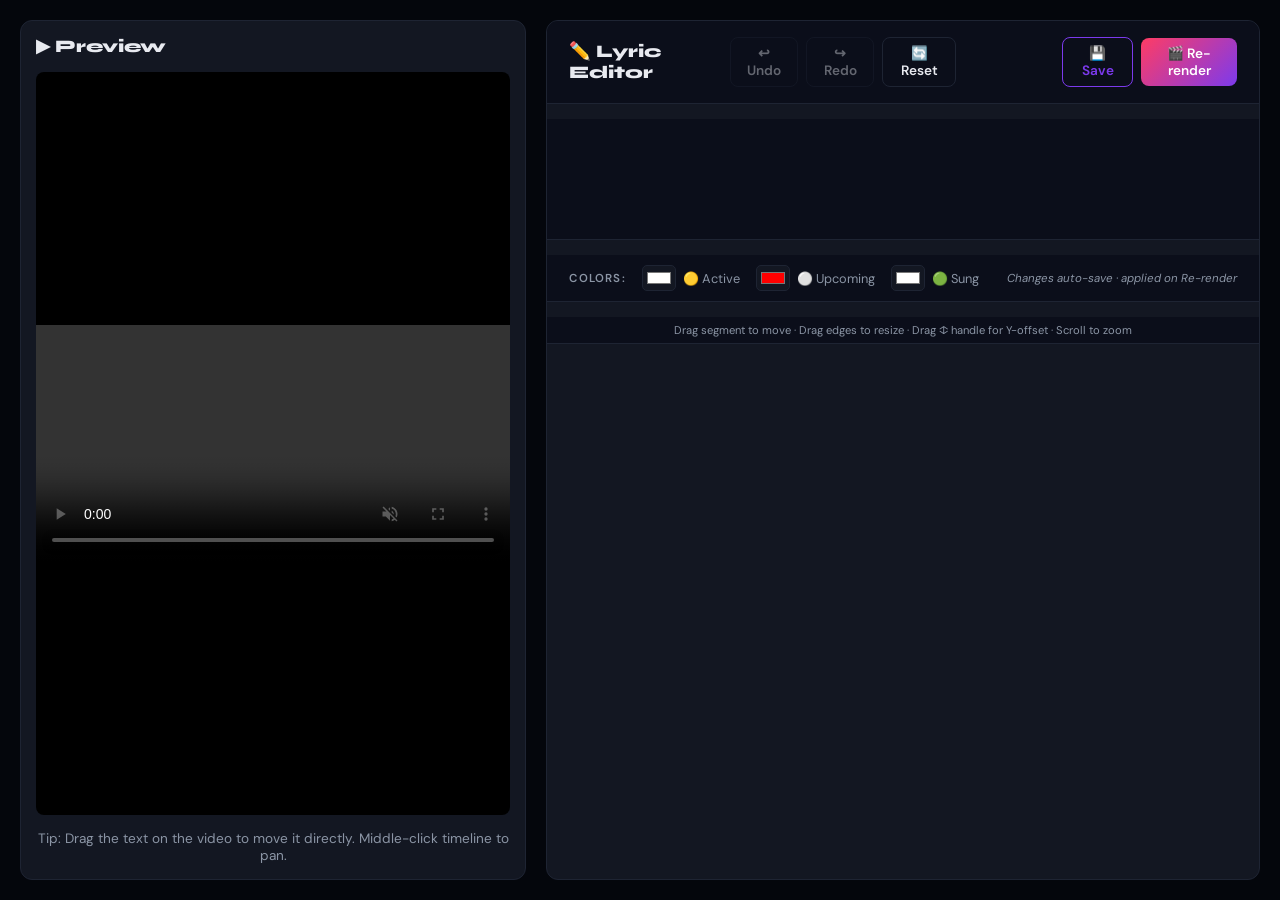
<file: static/editor.html>
<!DOCTYPE html>
<html lang="en">
<head>
<meta charset="UTF-8">
<meta name="viewport" content="width=device-width, initial-scale=1.0">
<title>Lyric Editor</title>
<link href="https://fonts.googleapis.com/css2?family=DM+Sans:wght@400;500;600&family=Syne:wght@700;800&display=swap" rel="stylesheet">
<style>
  :root {
    --bg: #04060c;
    --surface: #0b0e1a;
    --card: #131722;
    --border: #1e2433;
    --text: #e8eaf0;
    --muted: #8b95a5;
    --primary: #6366f1;
    --accent: #ff3c64;
    --accent2: #7c3aed;
    --success: #10b981;
    --gold: #f59e0b;
    --radius: 12px;
  }
  body {
    margin: 0; padding: 20px; font-family: 'DM Sans', sans-serif;
    background: var(--bg); color: var(--text);
    display: flex; gap: 20px; height: 100vh; box-sizing: border-box; overflow: hidden;
  }

  /* Left column: Video preview */
  .col-left {
    flex: 1;
    display: flex; flex-direction: column; gap: 15px;
    background: var(--card); border: 1px solid var(--border); border-radius: var(--radius); padding: 15px;
  }
  .video-container {
    position: relative;
    flex: 1; display: flex; align-items: center; justify-content: center;
    background: #000; border-radius: 8px; overflow: hidden;
  }
  video { max-width: 100%; max-height: 100%; width: 100%; object-fit: contain; }

  /* Interactive overlay layer */
  #videoOverlay {
    position: absolute; top: 0; left: 0; width: 100%; height: 100%;
    pointer-events: none; overflow: hidden;
  }
  .overlay-text {
    position: absolute; left: 50%; top: 50%;
    transform: translate(-50%, -50%);
    pointer-events: auto;
    cursor: move;
    color: white; font-weight: bold;
    text-shadow: 2px 2px 0 #000, -2px -2px 0 #000, 2px -2px 0 #000, -2px 2px 0 #000;
    text-align: center; white-space: pre-wrap;
    padding: 8px; border: 2px dashed transparent;
    user-select: none;
  }
  .overlay-text:hover { border-color: rgba(255,255,255,0.5); }
  .overlay-text.dragging { border-color: var(--accent2); cursor: grabbing; }
  
  /* Right column: Editor */
  .col-right {
    flex: 1.5; display: flex; flex-direction: column; gap: 15px;
    background: var(--card); border: 1px solid var(--border); border-radius: var(--radius);
    overflow: hidden;
  }

  /* Toolbar */
  .le-header {
    display: flex; align-items: center; justify-content: space-between;
    padding: 16px 22px; border-bottom: 1px solid var(--border); background: var(--surface);
  }
  .le-title { font-family: 'Syne', sans-serif; font-weight: 800; font-size: 1.1rem; }
  .le-toolbar { display: flex; gap: 8px; align-items: center; }
  .le-btn {
    padding: 7px 14px; border-radius: 8px; border: 1px solid var(--border);
    background: transparent; color: var(--text); cursor: pointer; font-family: 'DM Sans', sans-serif;
    font-weight: 600; font-size: .85rem; transition: .2s;
  }
  .le-btn:hover:not(:disabled) { background: var(--border); }
  .le-btn:disabled { opacity: .4; cursor: not-allowed; }
  .le-btn--primary { border-color: var(--accent2); color: var(--accent2); }
  .le-btn--primary:hover:not(:disabled) { background: #7c3aed22; }
  .le-btn--accent { background: linear-gradient(135deg, var(--accent), var(--accent2)); border: none; color: #fff; }
  .le-status { font-size: .8rem; color: var(--muted); min-width: 90px; text-align: center; }
  .le-status--ok { color: var(--success); }
  .le-status--err { color: var(--accent); }
  .le-status--pending { color: var(--gold); }

  /* Timeline */
  .le-timeline-wrap { width: 100%; background: #0b0e1a; border-bottom: 1px solid var(--border); height: 120px; overflow-x: auto; overflow-y: hidden; position: relative; }
  .le-timeline-wrap canvas { display: block; }
  .le-timeline-hint { text-align: center; font-size: .7rem; color: var(--muted); padding: 6px; background: var(--surface); border-bottom: 1px solid var(--border); }

  /* Table */
  .le-table-wrap { flex: 1; overflow-y: auto; overflow-x: auto; }
  .le-table { width: 100%; border-collapse: collapse; font-size: .85rem; }
  .le-th { background: var(--surface); color: var(--muted); font-weight: 600; padding: 10px; text-align: left; position: sticky; top: 0; border-bottom: 1px solid var(--border); }
  .le-td { padding: 8px 10px; border-bottom: 1px solid #1e243322; }
  .le-row:hover { background: #13172260; }
  .le-row--sel { background: #7c3aed18; }
  .le-row--sel td { border-left: 2px solid var(--accent2); }
  .le-idx { color: var(--muted); text-align: center; width: 30px; }
  .le-time { color: var(--gold); font-family: monospace; cursor: pointer; }
  .le-time:hover { color: #fcd34d; }
  .le-text { max-width: 280px; word-break: break-word; }
  .le-yoff { color: var(--accent2); font-family: monospace; }
  .le-inline-input { background: var(--bg); border: 1px solid var(--accent2); color: var(--text); padding: 4px; width: 100%; font-family: inherit; }

  /* Rerender panel */
  .le-rerender-panel { padding: 15px; border-top: 1px solid var(--border); background: var(--surface); display: none; }
  .le-progress-track { height: 6px; background: var(--border); border-radius: 9px; margin-bottom: 8px; }
  .le-progress-fill { height: 100%; background: linear-gradient(90deg, var(--accent), var(--accent2)); width: 0%; transition: .3s; }
  .le-rerender-step { font-size: .85rem; color: var(--muted); }
  .btn-dl { display: inline-block; padding: 8px 16px; background: var(--surface); border: 1px solid var(--border); color: var(--text); text-decoration: none; border-radius: 8px; font-size: .85rem; font-weight: 600; margin-top: 10px; }
  .btn-dl:hover { background: var(--border); }
</style>
</head>
<body>

  <!-- LEFT: Preview -->
  <div class="col-left">
    <div class="le-title">▶ Preview</div>
    <div class="video-container">
      <video id="previewVideo" muted controls></video>
      <audio id="previewAudio"></audio>
      <div id="videoOverlay"></div>
    </div>
    <div style="font-size: 0.85rem; color: var(--muted); text-align: center;">
      Tip: Drag the text on the video to move it directly. Middle-click timeline to pan.
    </div>
  </div>

  <!-- RIGHT: Editor -->
  <div class="col-right">
    <div class="le-header">
      <div class="le-title">✏️ Lyric Editor</div>
      <div class="le-toolbar">
        <button id="leUndo" class="le-btn" disabled>↩ Undo</button>
        <button id="leRedo" class="le-btn" disabled>↪ Redo</button>
        <button id="leReset" class="le-btn">🔄 Reset</button>
        <span id="leAutoSaveStatus" class="le-status"></span>
        <button id="leSave" class="le-btn le-btn--primary">💾 Save</button>
        <button id="leRerender" class="le-btn le-btn--accent">🎬 Re-render</button>
      </div>
    </div>

    <div id="leTimelineWrap" class="le-timeline-wrap"><canvas id="leTimeline"></canvas></div>

    <!-- Color options bar -->
    <div id="leColorBar" style="display:flex; gap:16px; align-items:center; padding:10px 22px; border-bottom:1px solid var(--border); background:var(--surface); flex-wrap:wrap;">
      <span style="color:var(--muted); font-weight:600; font-size:.72rem; letter-spacing:1.2px; text-transform:uppercase; flex-shrink:0;">Colors:</span>
      <label style="display:flex; align-items:center; gap:7px; color:var(--muted); font-size:.8rem; cursor:pointer;">
        <input type="color" id="leActiveColor" value="#FFFFFF"
          style="width:34px; height:26px; border:1px solid var(--border); border-radius:5px; cursor:pointer; padding:2px; background:var(--card);">
        🟡 Active
      </label>
      <label style="display:flex; align-items:center; gap:7px; color:var(--muted); font-size:.8rem; cursor:pointer;">
        <input type="color" id="leUpcomingColor" value="#FF0000"
          style="width:34px; height:26px; border:1px solid var(--border); border-radius:5px; cursor:pointer; padding:2px; background:var(--card);">
        ⚪ Upcoming
      </label>
      <label style="display:flex; align-items:center; gap:7px; color:var(--muted); font-size:.8rem; cursor:pointer;">
        <input type="color" id="leSungColor" value="#FFFFFF"
          style="width:34px; height:26px; border:1px solid var(--border); border-radius:5px; cursor:pointer; padding:2px; background:var(--card);">
        🟢 Sung
      </label>
      <span style="font-size:.72rem; color:var(--muted); margin-left:auto; font-style:italic;">Changes auto-save · applied on Re-render</span>
    </div>

    <div class="le-timeline-hint">Drag segment to move · Drag edges to resize · Drag ↕ handle for Y-offset · Scroll to zoom</div>

    <div class="le-table-wrap" id="leTable"></div>

    <div id="leRerenderPanel" class="le-rerender-panel">
      <div style="font-weight:700; margin-bottom:8px;">Re-rendering corrected video…</div>
      <div class="le-progress-track"><div id="leRerenderBar" class="le-progress-fill"></div></div>
      <div id="leRerenderStep" class="le-rerender-step">Starting…</div>
      <a id="leRerenderDl" class="btn-dl" href="#" download style="display:none">⬇ Download Corrected Video</a>
    </div>
  </div>

<script src="/static/lyric_editor.js"></script>
<script src="/static/lyric_editor_table.js"></script>
<script src="/static/lyric_editor_timeline.js"></script>
<script src="/static/lyric_editor_actions.js"></script>
<script>
  document.addEventListener('DOMContentLoaded', () => {
    const params = new URLSearchParams(window.location.search);
    const jobId = params.get('job_id');
    if (!jobId) {
      alert("No job_id provided.");
      return;
    }

    // Load instrumental video and full audio
    const vid = document.getElementById('previewVideo');
    const aud = document.getElementById('previewAudio');
    const overlay = document.getElementById('videoOverlay');
    vid.src = `/api/download/${jobId}/instrumental`;
    aud.src = `/api/alignment_audio/${jobId}`;

    // Slave audio to video
    vid.addEventListener('play', () => aud.play().catch(e=>{}));
    vid.addEventListener('pause', () => aud.pause());
    vid.addEventListener('seeking', () => aud.currentTime = vid.currentTime);
    vid.addEventListener('seeked', () => aud.currentTime = vid.currentTime);
    vid.addEventListener('ratechange', () => aud.playbackRate = vid.playbackRate);

    // Seek video when selecting a row
    LE.onSelect(i => {
      const seg = LE.segments[i];
      if (seg && !vid.paused) vid.currentTime = seg.start;
      else if (seg) { vid.currentTime = seg.start; vid.play().catch(e=>{}); }
      renderOverlay();
    });

    // Update overlay continuously during playback
    vid.addEventListener('timeupdate', renderOverlay);
    LE.onChange(renderOverlay);

    // Overlay dragging logic
    let isDragging = false;
    let dragStartX = 0, dragStartY = 0;
    let origXOff = 0, origYOff = 0;
    let activeSegObj = null;

    overlay.addEventListener('mousedown', (e) => {
      if (!e.target.classList.contains('overlay-text')) return;
      isDragging = true;
      activeSegObj = e.target.segRef;
      dragStartX = e.clientX;
      dragStartY = e.clientY;
      origXOff = activeSegObj.x_offset || 0;
      origYOff = activeSegObj.y_offset || 0;
      e.target.classList.add('dragging');
      
      // Auto-select in timeline/table
      const idx = LE.segments.indexOf(activeSegObj);
      if (idx !== -1) LE.select(idx);
      LE.pushUndo();
    });

    window.addEventListener('mousemove', (e) => {
      if (!isDragging || !activeSegObj) return;
      const dx = e.clientX - dragStartX;
      const dy = e.clientY - dragStartY;
      
      // We assume video height ~1080px for ASS generator scale, but DOM might be 500px height.
      // Easiest is mapping px to px, but we should scale relative to DOM video container height.
      // Wait, ASS margins are just pixel values on a 1920x1080 canvas.
      const videoRect = vid.getBoundingClientRect();
      // Calculate scale factor: 1080 / current DOM height
      const scale = 1080 / videoRect.height;
      
      activeSegObj.x_offset = Math.round(origXOff + (dx * scale));
      activeSegObj.y_offset = Math.round(origYOff - (dy * scale)); // ASS y_offset is positive=UP
      
      LE.notify();
    });

    window.addEventListener('mouseup', () => {
      if (isDragging) {
        isDragging = false;
        activeSegObj = null;
        if (typeof LE_Actions !== 'undefined') LE_Actions.scheduleAutoSave();
        renderOverlay();
      }
    });

    function renderOverlay() {
      if (isDragging) return; // let mousemove handle DOM update
      const t = vid.currentTime;
      const activeSegs = LE.segments.filter(s => t >= s.start && t <= s.end);
      
      overlay.innerHTML = '';
      const videoRect = vid.getBoundingClientRect();
      const scale = videoRect.height / 1080;

      activeSegs.forEach(seg => {
        const el = document.createElement('div');
        el.className = 'overlay-text';
        el.textContent = seg.text;
        
        // Font size approx scaling
        const fs = (LE.fontSize || 72) * scale;
        el.style.fontSize = fs + 'px';
        el.style.fontFamily = LE.fontName || 'Arial';
        
        // Position
        const xOffDOM = (seg.x_offset || 0) * scale;
        const yOffDOM = (seg.y_offset || 0) * scale;
        
        // ASS y_offset > 0 means move UP from center. DOM top 50% translates -50%.
        el.style.transform = `translate(calc(-50% + ${xOffDOM}px), calc(-50% - ${yOffDOM}px))`;
        el.segRef = seg;
        
        overlay.appendChild(el);
      });
    }

    // Init editor
    LE_Actions.initEditor(jobId);
  });
</script>
</body>
</html>
</file>
<file: frontend/style.css>
/* =========================================================
   CROONIFY — Premium Dark UI
   ========================================================= */

/* ── 1. DESIGN TOKENS ─────────────────────────────────── */
:root {
  /* Backgrounds */
  --bg-deep:        #0a0a0f;
  --bg-mid:         #12101e;
  --bg-dark:        #0d1117;

  /* Accents */
  --clr-primary:    #7c3aed;
  --clr-secondary:  #3b82f6;
  --clr-tertiary:   #06b6d4;
  --clr-success:    #10b981;
  --clr-warning:    #f59e0b;
  --clr-error:      #ef4444;

  /* Text */
  --text-primary:   #f8fafc;
  --text-muted:     #94a3b8;
  --text-faint:     #475569;

  /* Glass card */
  --card-bg:        rgba(255, 255, 255, 0.04);
  --card-border:    rgba(255, 255, 255, 0.08);
  --glass-blur:     24px;

  /* Gradients */
  --gradient-brand: linear-gradient(135deg, var(--clr-primary), var(--clr-secondary), var(--clr-tertiary));
  --gradient-btn:   linear-gradient(135deg, #7c3aed 0%, #3b82f6 60%, #06b6d4 100%);

  /* Sizes */
  --radius-card:    20px;
  --radius-sm:      10px;
  --radius-pill:    100px;

  /* Transitions */
  --transition-fast: 200ms ease;
  --transition-mid:  300ms ease;

  /* Spacing */
  --space-xs:  0.5rem;
  --space-sm:  0.75rem;
  --space-md:  1rem;
  --space-lg:  1.5rem;
  --space-xl:  2rem;
  --space-2xl: 3rem;
}

/* ── 2. RESET & BASE ───────────────────────────────────── */
*, *::before, *::after { box-sizing: border-box; margin: 0; padding: 0; }

html {
  scroll-behavior: smooth;
  -webkit-text-size-adjust: 100%;
}

body {
  font-family: 'Outfit', system-ui, sans-serif;
  font-size: 1rem;
  font-weight: 400;
  color: var(--text-primary);
  background-color: var(--bg-deep);
  min-height: 100vh;
  overflow-x: hidden;
  line-height: 1.6;
}

/* ── 3. ANIMATED BACKGROUND ───────────────────────────── */
body::before {
  content: '';
  position: fixed;
  inset: 0;
  z-index: -2;
  background:
    radial-gradient(ellipse 80% 60% at 20% 20%, rgba(124, 58, 237, 0.18) 0%, transparent 60%),
    radial-gradient(ellipse 70% 50% at 80% 80%, rgba(59, 130, 246, 0.14) 0%, transparent 55%),
    radial-gradient(ellipse 60% 40% at 50% 50%, rgba(6, 182, 212, 0.08) 0%, transparent 60%),
    linear-gradient(160deg, var(--bg-deep) 0%, var(--bg-mid) 50%, var(--bg-dark) 100%);
  animation: bgShift 18s ease-in-out infinite alternate;
}

@keyframes bgShift {
  0%   { filter: hue-rotate(0deg) brightness(1); }
  50%  { filter: hue-rotate(15deg) brightness(1.04); }
  100% { filter: hue-rotate(-10deg) brightness(0.97); }
}

/* ── 4. FLOATING PARTICLES ────────────────────────────── */
.particles {
  position: fixed;
  inset: 0;
  z-index: -1;
  pointer-events: none;
  overflow: hidden;
}

.particle {
  position: absolute;
  border-radius: 50%;
  opacity: 0;
  animation: floatUp linear infinite;
}

/* Individual particle sizing & positioning */
.particle:nth-child(1)  { width:3px;  height:3px;  left:8%;   background:var(--clr-primary);   animation-duration:14s; animation-delay:0s;    }
.particle:nth-child(2)  { width:2px;  height:2px;  left:18%;  background:var(--clr-secondary);  animation-duration:18s; animation-delay:2s;    }
.particle:nth-child(3)  { width:4px;  height:4px;  left:27%;  background:var(--clr-tertiary);   animation-duration:12s; animation-delay:4s;    }
.particle:nth-child(4)  { width:2px;  height:2px;  left:38%;  background:var(--clr-primary);    animation-duration:20s; animation-delay:1s;    }
.particle:nth-child(5)  { width:3px;  height:3px;  left:50%;  background:var(--clr-secondary);  animation-duration:16s; animation-delay:6s;    }
.particle:nth-child(6)  { width:2px;  height:2px;  left:60%;  background:var(--clr-tertiary);   animation-duration:22s; animation-delay:3s;    }
.particle:nth-child(7)  { width:5px;  height:5px;  left:70%;  background:var(--clr-primary);    animation-duration:10s; animation-delay:7s;    }
.particle:nth-child(8)  { width:2px;  height:2px;  left:78%;  background:var(--clr-success);    animation-duration:17s; animation-delay:2.5s;  }
.particle:nth-child(9)  { width:3px;  height:3px;  left:85%;  background:var(--clr-secondary);  animation-duration:13s; animation-delay:5s;    }
.particle:nth-child(10) { width:2px;  height:2px;  left:92%;  background:var(--clr-tertiary);   animation-duration:19s; animation-delay:8s;    }
.particle:nth-child(11) { width:4px;  height:4px;  left:45%;  background:var(--clr-warning);    animation-duration:15s; animation-delay:1.5s;  }
.particle:nth-child(12) { width:2px;  height:2px;  left:33%;  background:var(--clr-primary);    animation-duration:21s; animation-delay:9s;    }

@keyframes floatUp {
  0%   { bottom: -10px; opacity: 0;   transform: translateX(0)      scale(1); }
  10%  { opacity: 0.6; }
  85%  { opacity: 0.4; }
  100% { bottom: 100vh; opacity: 0;   transform: translateX(40px)   scale(0.5); }
}

/* ── 5. SCROLLBAR ─────────────────────────────────────── */
::-webkit-scrollbar { width: 6px; }
::-webkit-scrollbar-track { background: transparent; }
::-webkit-scrollbar-thumb { background: rgba(124,58,237,0.4); border-radius: 3px; }
::-webkit-scrollbar-thumb:hover { background: rgba(124,58,237,0.7); }

/* ── 6. NAVBAR ────────────────────────────────────────── */
.navbar {
  position: fixed;
  top: 0; left: 0; right: 0;
  z-index: 100;
  backdrop-filter: blur(20px) saturate(180%);
  -webkit-backdrop-filter: blur(20px) saturate(180%);
  background: rgba(10, 10, 15, 0.7);
  border-bottom: 1px solid transparent;
  border-image: var(--gradient-brand) 1;
}

.navbar__inner {
  max-width: 1100px;
  margin: 0 auto;
  padding: 0.9rem var(--space-lg);
  display: flex;
  align-items: center;
  justify-content: space-between;
  gap: var(--space-md);
}

.navbar__logo {
  display: flex;
  align-items: center;
  gap: 0.6rem;
  text-decoration: none;
  font-weight: 700;
  font-size: 1.4rem;
  letter-spacing: -0.02em;
}

.logo__icon {
  font-size: 1.6rem;
  background: var(--gradient-brand);
  -webkit-background-clip: text;
  -webkit-text-fill-color: transparent;
  background-clip: text;
  display: inline-block;
  animation: logoIconPulse 3s ease-in-out infinite;
}

@keyframes logoIconPulse {
  0%, 100% { filter: drop-shadow(0 0 4px rgba(124,58,237,0.6)); }
  50%       { filter: drop-shadow(0 0 12px rgba(59,130,246,0.8)); }
}

.logo__text {
  background: linear-gradient(90deg, #7c3aed, #3b82f6, #06b6d4, #7c3aed);
  background-size: 200% auto;
  -webkit-background-clip: text;
  -webkit-text-fill-color: transparent;
  background-clip: text;
  animation: logoGradient 4s linear infinite;
}

@keyframes logoGradient {
  0%   { background-position: 0% center; }
  100% { background-position: 200% center; }
}

.navbar__tagline {
  font-size: 0.8rem;
  font-weight: 300;
  color: var(--text-muted);
  letter-spacing: 0.08em;
  text-transform: uppercase;
}

/* ── 7. MAIN LAYOUT ───────────────────────────────────── */
main {
  max-width: 860px;
  margin: 0 auto;
  padding: 7rem var(--space-lg) var(--space-2xl);
  display: flex;
  flex-direction: column;
  gap: var(--space-xl);
}

/* ── 8. GRADIENT TEXT UTILITY ─────────────────────────── */
.gradient-text {
  background: var(--gradient-brand);
  -webkit-background-clip: text;
  -webkit-text-fill-color: transparent;
  background-clip: text;
}

/* ── 9. HERO ──────────────────────────────────────────── */
.hero {
  text-align: center;
  padding: var(--space-xl) 0 var(--space-sm);
}

.hero__heading {
  font-size: clamp(2.5rem, 6vw, 5rem);
  font-weight: 700;
  line-height: 1.12;
  letter-spacing: -0.03em;
  margin-bottom: var(--space-lg);
}

.hero__subtitle {
  font-size: clamp(0.95rem, 2vw, 1.15rem);
  font-weight: 300;
  color: var(--text-muted);
  line-height: 1.7;
  max-width: 560px;
  margin: 0 auto var(--space-lg);
}

.hero__badges {
  display: flex;
  flex-wrap: wrap;
  justify-content: center;
  gap: var(--space-xs);
}

.tech-badge {
  font-family: 'JetBrains Mono', monospace;
  font-size: 0.72rem;
  font-weight: 500;
  letter-spacing: 0.06em;
  color: var(--clr-tertiary);
  border: 1px solid rgba(6, 182, 212, 0.3);
  border-radius: var(--radius-pill);
  padding: 0.25rem 0.75rem;
  background: rgba(6, 182, 212, 0.06);
  transition: all var(--transition-fast);
}

.tech-badge:hover {
  background: rgba(6, 182, 212, 0.14);
  border-color: rgba(6, 182, 212, 0.6);
  transform: translateY(-2px);
}

/* ── 10. GLASS CARD ───────────────────────────────────── */
.glass-card {
  background: var(--card-bg);
  border: 1px solid var(--card-border);
  border-radius: var(--radius-card);
  backdrop-filter: blur(var(--glass-blur)) saturate(160%);
  -webkit-backdrop-filter: blur(var(--glass-blur)) saturate(160%);
  padding: var(--space-xl);
  position: relative;
  overflow: hidden;
}

.glass-card::before {
  content: '';
  position: absolute;
  inset: 0;
  border-radius: inherit;
  padding: 1px;
  background: linear-gradient(135deg, rgba(124,58,237,0.25) 0%, rgba(59,130,246,0.1) 50%, rgba(6,182,212,0.15) 100%);
  -webkit-mask: linear-gradient(#fff 0 0) content-box, linear-gradient(#fff 0 0);
  -webkit-mask-composite: xor;
  mask-composite: exclude;
  pointer-events: none;
}

/* ── 11. STEP SECTIONS ────────────────────────────────── */
.step-section {
  padding: var(--space-lg) 0;
  border-bottom: 1px solid var(--card-border);
}

.step-section:last-of-type {
  border-bottom: none;
}

.step-header {
  display: flex;
  align-items: flex-start;
  gap: var(--space-md);
  margin-bottom: var(--space-lg);
}

.step-number {
  font-family: 'JetBrains Mono', monospace;
  font-size: 0.75rem;
  font-weight: 500;
  color: var(--clr-primary);
  background: rgba(124, 58, 237, 0.12);
  border: 1px solid rgba(124, 58, 237, 0.25);
  border-radius: var(--radius-sm);
  padding: 0.2rem 0.5rem;
  margin-top: 0.15rem;
  flex-shrink: 0;
}

.step-title {
  font-size: 1.15rem;
  font-weight: 600;
  color: var(--text-primary);
  margin-bottom: 0.15rem;
}

.step-desc {
  font-size: 0.85rem;
  color: var(--text-muted);
}

/* ── 12. DROP ZONE ────────────────────────────────────── */
.drop-zone {
  position: relative;
  display: flex;
  flex-direction: column;
  align-items: center;
  justify-content: center;
  gap: var(--space-sm);
  padding: var(--space-2xl) var(--space-xl);
  border-radius: var(--radius-card);
  border: 2px dashed rgba(124, 58, 237, 0.35);
  background: rgba(124, 58, 237, 0.04);
  cursor: pointer;
  transition: all var(--transition-mid);
  text-align: center;
  min-height: 180px;
}

.drop-zone:hover,
.drop-zone:focus {
  border-color: rgba(124, 58, 237, 0.7);
  background: rgba(124, 58, 237, 0.09);
  box-shadow: 0 0 30px rgba(124, 58, 237, 0.2), inset 0 0 30px rgba(124, 58, 237, 0.04);
  outline: none;
  transform: translateY(-2px);
}

.drop-zone.drag-over {
  border-color: var(--clr-primary);
  background: rgba(124, 58, 237, 0.14);
  box-shadow: 0 0 50px rgba(124, 58, 237, 0.35), inset 0 0 50px rgba(124, 58, 237, 0.08);
  animation: dropGlow 1.2s ease-in-out infinite alternate;
}

.drop-zone.has-file {
  border-color: rgba(16, 185, 129, 0.5);
  background: rgba(16, 185, 129, 0.05);
}

@keyframes dropGlow {
  from { box-shadow: 0 0 30px rgba(124,58,237,0.3); }
  to   { box-shadow: 0 0 60px rgba(124,58,237,0.55), 0 0 100px rgba(59,130,246,0.2); }
}

#audio-file-input {
  position: absolute;
  inset: 0;
  opacity: 0;
  cursor: pointer;
  width: 100%;
  height: 100%;
}

.drop-zone__icon {
  width: 64px;
  height: auto;
  color: var(--clr-primary);
  opacity: 0.7;
  transition: all var(--transition-mid);
}

.drop-zone:hover .drop-zone__icon,
.drop-zone.drag-over .drop-zone__icon {
  opacity: 1;
  transform: scale(1.1);
  color: var(--clr-secondary);
}

.drop-zone__label {
  font-size: 1rem;
  font-weight: 600;
  color: var(--text-primary);
}

.drop-zone__sub {
  font-size: 0.8rem;
  color: var(--text-muted);
  font-family: 'JetBrains Mono', monospace;
  letter-spacing: 0.05em;
}

.drop-zone__file-info {
  display: flex;
  align-items: center;
  gap: var(--space-xs);
  background: rgba(16, 185, 129, 0.1);
  border: 1px solid rgba(16, 185, 129, 0.3);
  border-radius: var(--radius-pill);
  padding: 0.35rem 1rem;
  margin-top: var(--space-xs);
}

.file-name {
  font-family: 'JetBrains Mono', monospace;
  font-size: 0.82rem;
  color: var(--clr-success);
  max-width: 280px;
  white-space: nowrap;
  overflow: hidden;
  text-overflow: ellipsis;
}

.file-size {
  font-size: 0.75rem;
  color: var(--text-muted);
  flex-shrink: 0;
}

/* ── 13. LYRICS TEXTAREA ──────────────────────────────── */
.lyrics-wrapper {
  display: flex;
  flex-direction: column;
  gap: var(--space-xs);
}

.lyrics-textarea {
  width: 100%;
  min-height: 200px;
  padding: var(--space-md);
  font-family: 'JetBrains Mono', monospace;
  font-size: 0.88rem;
  line-height: 1.8;
  color: var(--text-primary);
  background: rgba(0, 0, 0, 0.35);
  border: 1px solid var(--card-border);
  border-radius: var(--radius-sm);
  resize: vertical;
  transition: border-color var(--transition-fast), box-shadow var(--transition-fast);
  outline: none;
  caret-color: var(--clr-primary);
}

.lyrics-textarea::placeholder {
  color: var(--text-faint);
  font-style: italic;
}

.lyrics-textarea:focus {
  border-color: rgba(124, 58, 237, 0.6);
  box-shadow: 0 0 0 3px rgba(124, 58, 237, 0.12), 0 0 20px rgba(124, 58, 237, 0.1);
}

.lyrics-meta {
  display: flex;
  justify-content: flex-end;
  gap: var(--space-md);
  font-size: 0.75rem;
  color: var(--text-faint);
  font-family: 'JetBrains Mono', monospace;
}

/* ── 14. CONFIG ROW ───────────────────────────────────── */
.config-row {
  display: flex;
  flex-wrap: wrap;
  gap: var(--space-lg);
  align-items: flex-end;
}

.config-item {
  display: flex;
  flex-direction: column;
  gap: var(--space-xs);
  flex: 1;
  min-width: 180px;
}

.config-label {
  font-size: 0.78rem;
  font-weight: 600;
  text-transform: uppercase;
  letter-spacing: 0.08em;
  color: var(--text-muted);
}

/* Select */
.select-wrapper {
  position: relative;
}

.select-wrapper::after {
  content: '';
  position: absolute;
  right: 0.9rem;
  top: 50%;
  transform: translateY(-50%);
  width: 0;
  height: 0;
  border-left: 5px solid transparent;
  border-right: 5px solid transparent;
  border-top: 6px solid var(--clr-primary);
  pointer-events: none;
  transition: transform var(--transition-fast);
}

.config-select {
  width: 100%;
  padding: 0.6rem 2.2rem 0.6rem 0.9rem;
  font-family: 'Outfit', sans-serif;
  font-size: 0.9rem;
  color: var(--text-primary);
  background: rgba(0, 0, 0, 0.4);
  border: 1px solid var(--card-border);
  border-radius: var(--radius-sm);
  appearance: none;
  -webkit-appearance: none;
  cursor: pointer;
  outline: none;
  transition: border-color var(--transition-fast), box-shadow var(--transition-fast);
}

.config-select:focus {
  border-color: rgba(124, 58, 237, 0.6);
  box-shadow: 0 0 0 3px rgba(124, 58, 237, 0.12);
}

.config-select option {
  background: #1a1a2e;
  color: var(--text-primary);
}

/* Aligner Toggle */
.toggle-group {
  display: flex;
  border: 1px solid var(--card-border);
  border-radius: var(--radius-sm);
  overflow: hidden;
  background: rgba(0,0,0,0.3);
}

.toggle-btn {
  flex: 1;
  padding: 0.6rem 1rem;
  font-family: 'Outfit', sans-serif;
  font-size: 0.88rem;
  font-weight: 500;
  color: var(--text-muted);
  background: transparent;
  border: none;
  cursor: pointer;
  transition: all var(--transition-fast);
  position: relative;
}

.toggle-btn.active {
  color: var(--text-primary);
  background: linear-gradient(135deg, rgba(124,58,237,0.3), rgba(59,130,246,0.2));
}

.toggle-btn:hover:not(.active) {
  color: var(--text-primary);
  background: rgba(255,255,255,0.05);
}

/* Switch */
.switch {
  display: flex;
  align-items: center;
  gap: var(--space-sm);
  cursor: pointer;
  user-select: none;
}

.switch input[type="checkbox"] {
  position: absolute;
  opacity: 0;
  width: 0;
  height: 0;
}

.switch__track {
  position: relative;
  width: 44px;
  height: 24px;
  background: rgba(255,255,255,0.08);
  border: 1px solid var(--card-border);
  border-radius: var(--radius-pill);
  flex-shrink: 0;
  transition: all var(--transition-fast);
}

.switch__thumb {
  position: absolute;
  top: 3px;
  left: 3px;
  width: 16px;
  height: 16px;
  border-radius: 50%;
  background: var(--text-muted);
  transition: all var(--transition-fast);
  box-shadow: 0 1px 4px rgba(0,0,0,0.4);
}

.switch input:checked ~ .switch__track {
  background: linear-gradient(135deg, rgba(124,58,237,0.5), rgba(59,130,246,0.4));
  border-color: rgba(124,58,237,0.5);
}

.switch input:checked ~ .switch__track .switch__thumb {
  transform: translateX(20px);
  background: var(--text-primary);
  box-shadow: 0 0 8px rgba(124,58,237,0.6);
}

.switch input:focus-visible ~ .switch__track {
  outline: 2px solid var(--clr-primary);
  outline-offset: 2px;
}

.switch__label {
  font-size: 0.88rem;
  color: var(--text-muted);
  transition: color var(--transition-fast);
}

.switch input:checked ~ .switch__label {
  color: var(--text-primary);
}

/* ── 15. SYNC BUTTON ──────────────────────────────────── */
.sync-btn-wrapper {
  display: flex;
  flex-direction: column;
  align-items: center;
  gap: var(--space-sm);
  padding-top: var(--space-xl);
}

.sync-btn {
  position: relative;
  display: inline-flex;
  align-items: center;
  justify-content: center;
  gap: 0.6rem;
  padding: 1rem 3rem;
  font-family: 'Outfit', sans-serif;
  font-size: 1.1rem;
  font-weight: 700;
  letter-spacing: 0.04em;
  color: #fff;
  background: var(--gradient-btn);
  background-size: 200% auto;
  border: none;
  border-radius: var(--radius-pill);
  cursor: pointer;
  transition: all var(--transition-mid);
  outline: none;
  overflow: hidden;
}

.sync-btn:disabled {
  opacity: 0.35;
  cursor: not-allowed;
  transform: none !important;
  box-shadow: none !important;
}

.sync-btn:not(:disabled):hover {
  background-position: right center;
  transform: translateY(-3px);
  box-shadow:
    0 0 30px rgba(124,58,237,0.5),
    0 12px 40px rgba(59,130,246,0.25);
}

.sync-btn:not(:disabled):active {
  transform: scale(0.97);
}

/* Shimmer sweep on hover */
.sync-btn::after {
  content: '';
  position: absolute;
  top: 0; left: -100%;
  width: 60%;
  height: 100%;
  background: linear-gradient(90deg, transparent, rgba(255,255,255,0.22), transparent);
  transform: skewX(-20deg);
  transition: none;
}

.sync-btn:not(:disabled):hover::after {
  animation: shimmer 0.65s ease forwards;
}

@keyframes shimmer {
  to { left: 160%; }
}

/* Pulse ring when processing */
.sync-btn__pulse {
  position: absolute;
  inset: -4px;
  border-radius: var(--radius-pill);
  border: 2px solid rgba(124, 58, 237, 0.5);
  opacity: 0;
  pointer-events: none;
}

.sync-btn.processing .sync-btn__pulse {
  animation: pulseRing 1.6s ease-out infinite;
}

@keyframes pulseRing {
  0%   { transform: scale(1);    opacity: 0.7; }
  80%  { transform: scale(1.18); opacity: 0; }
  100% { transform: scale(1.18); opacity: 0; }
}

.sync-btn__icon { font-size: 1.1rem; }

.sync-hint {
  font-size: 0.78rem;
  color: var(--text-faint);
}

/* ── 16. STATUS PANEL ─────────────────────────────────── */
.status-panel {
  display: flex;
  flex-direction: column;
  gap: var(--space-lg);
}

.status-panel__header {
  display: flex;
  align-items: center;
  gap: var(--space-lg);
}

.spinner {
  width: 48px;
  height: 48px;
  flex-shrink: 0;
}

.spinner__ring {
  width: 100%;
  height: 100%;
  border-radius: 50%;
  border: 3px solid rgba(124,58,237,0.15);
  border-top-color: var(--clr-primary);
  border-right-color: var(--clr-secondary);
  animation: spin 1s linear infinite;
}

@keyframes spin {
  to { transform: rotate(360deg); }
}

.status-panel__title {
  font-size: 1.2rem;
  font-weight: 600;
  margin-bottom: 0.3rem;
}

/* Status badges */
.status-badge {
  display: inline-block;
  font-size: 0.72rem;
  font-weight: 600;
  text-transform: uppercase;
  letter-spacing: 0.08em;
  padding: 0.2rem 0.75rem;
  border-radius: var(--radius-pill);
}

.status-badge--queued     { background: rgba(245,158,11,0.15); color: var(--clr-warning);   border: 1px solid rgba(245,158,11,0.35);   box-shadow: 0 0 8px rgba(245,158,11,0.2);  }
.status-badge--processing { background: rgba(59,130,246,0.15); color: var(--clr-secondary); border: 1px solid rgba(59,130,246,0.35);   box-shadow: 0 0 8px rgba(59,130,246,0.25); }
.status-badge--done       { background: rgba(16,185,129,0.15); color: var(--clr-success);   border: 1px solid rgba(16,185,129,0.35);   box-shadow: 0 0 8px rgba(16,185,129,0.2);  }
.status-badge--error      { background: rgba(239,68,68,0.15);  color: var(--clr-error);     border: 1px solid rgba(239,68,68,0.35);    box-shadow: 0 0 8px rgba(239,68,68,0.2);   }

/* Progress bar */
.progress-wrapper {
  display: flex;
  align-items: center;
  gap: var(--space-md);
}

.progress-track {
  flex: 1;
  height: 8px;
  border-radius: var(--radius-pill);
  background: rgba(255,255,255,0.06);
  overflow: hidden;
}

.progress-fill {
  height: 100%;
  border-radius: var(--radius-pill);
  background: var(--gradient-btn);
  background-size: 200% auto;
  transition: width 0.6s cubic-bezier(0.4, 0, 0.2, 1);
  position: relative;
  overflow: hidden;
}

.progress-fill::after {
  content: '';
  position: absolute;
  top: 0; left: -100%;
  width: 60%;
  height: 100%;
  background: linear-gradient(90deg, transparent, rgba(255,255,255,0.35), transparent);
  animation: progressShimmer 1.5s ease-in-out infinite;
}

@keyframes progressShimmer {
  to { left: 200%; }
}

.progress-pct {
  font-family: 'JetBrains Mono', monospace;
  font-size: 0.82rem;
  color: var(--text-muted);
  min-width: 2.8rem;
  text-align: right;
}

.status-message {
  font-size: 0.9rem;
  color: var(--text-muted);
  padding-left: 64px; /* align with text beside spinner */
}

/* ── 17. RESULTS PANEL ────────────────────────────────── */
.results-panel {
  display: flex;
  flex-direction: column;
  gap: var(--space-xl);
}

.results-header {
  display: flex;
  align-items: center;
  justify-content: space-between;
  flex-wrap: wrap;
  gap: var(--space-md);
}

.results-title {
  font-size: 1.4rem;
  font-weight: 700;
  display: flex;
  align-items: center;
  gap: 0.5rem;
}

.results-title__icon {
  display: inline-flex;
  align-items: center;
  justify-content: center;
  width: 32px;
  height: 32px;
  border-radius: 50%;
  background: rgba(16,185,129,0.2);
  color: var(--clr-success);
  font-size: 1rem;
  border: 1px solid rgba(16,185,129,0.4);
}

.results-actions {
  display: flex;
  flex-wrap: wrap;
  gap: var(--space-sm);
}

/* Action buttons */
.action-btn {
  display: inline-flex;
  align-items: center;
  gap: 0.4rem;
  padding: 0.5rem 1.1rem;
  font-family: 'Outfit', sans-serif;
  font-size: 0.85rem;
  font-weight: 600;
  color: var(--text-primary);
  background: rgba(255,255,255,0.06);
  border: 1px solid var(--card-border);
  border-radius: var(--radius-pill);
  cursor: pointer;
  transition: all var(--transition-fast);
  outline: none;
  text-decoration: none;
}

.action-btn:hover {
  background: rgba(255,255,255,0.11);
  border-color: rgba(255,255,255,0.18);
  transform: translateY(-2px);
  box-shadow: 0 4px 16px rgba(0,0,0,0.3);
}

.action-btn:active { transform: scale(0.97); }

.action-btn--primary {
  background: linear-gradient(135deg, rgba(124,58,237,0.3), rgba(59,130,246,0.2));
  border-color: rgba(124,58,237,0.4);
}

.action-btn--primary:hover {
  background: linear-gradient(135deg, rgba(124,58,237,0.5), rgba(59,130,246,0.35));
  border-color: rgba(124,58,237,0.7);
  box-shadow: 0 0 20px rgba(124,58,237,0.3);
}

.action-btn:focus-visible {
  outline: 2px solid var(--clr-primary);
  outline-offset: 2px;
}

/* Stats row */
.stats-row {
  display: flex;
  flex-wrap: wrap;
  gap: var(--space-sm);
}

.stat-badge {
  display: flex;
  flex-direction: column;
  align-items: center;
  padding: var(--space-sm) var(--space-md);
  background: rgba(255,255,255,0.04);
  border: 1px solid var(--card-border);
  border-radius: var(--radius-sm);
  flex: 1;
  min-width: 100px;
  position: relative;
  overflow: hidden;
  transition: all var(--transition-fast);
}

.stat-badge::before {
  content: '';
  position: absolute;
  top: 0; left: 0; right: 0;
  height: 2px;
  background: var(--gradient-brand);
}

.stat-badge:hover {
  background: rgba(255,255,255,0.07);
  transform: translateY(-2px);
}

.stat-badge__label {
  font-size: 0.7rem;
  font-weight: 600;
  text-transform: uppercase;
  letter-spacing: 0.08em;
  color: var(--text-muted);
  margin-bottom: 0.2rem;
}

.stat-badge__value {
  font-family: 'JetBrains Mono', monospace;
  font-size: 1.2rem;
  font-weight: 500;
  color: var(--text-primary);
}

/* Section blocks */
.section-block {
  display: flex;
  flex-direction: column;
  gap: var(--space-md);
}

.section-block__title {
  font-size: 0.85rem;
  font-weight: 600;
  text-transform: uppercase;
  letter-spacing: 0.08em;
  color: var(--text-muted);
  border-left: 2px solid var(--clr-primary);
  padding-left: 0.6rem;
}

/* Word confidence pills */
.word-confidence {
  display: flex;
  flex-wrap: wrap;
  gap: 0.4rem;
  padding: var(--space-md);
  background: rgba(0,0,0,0.2);
  border-radius: var(--radius-sm);
  border: 1px solid var(--card-border);
  min-height: 56px;
}

.word-pill {
  position: relative;
  display: inline-flex;
  align-items: center;
  padding: 0.2rem 0.6rem;
  border-radius: var(--radius-pill);
  font-family: 'JetBrains Mono', monospace;
  font-size: 0.82rem;
  font-weight: 500;
  cursor: pointer;
  transition: all var(--transition-fast);
  border: 1px solid transparent;
}

.word-pill:hover {
  transform: translateY(-2px) scale(1.05);
  z-index: 10;
}

.word-pill--high {
  background: rgba(16,185,129,0.15);
  color: var(--clr-success);
  border-color: rgba(16,185,129,0.35);
}
.word-pill--high:hover {
  background: rgba(16,185,129,0.28);
  box-shadow: 0 0 14px rgba(16,185,129,0.35);
}

.word-pill--mid {
  background: rgba(245,158,11,0.15);
  color: var(--clr-warning);
  border-color: rgba(245,158,11,0.35);
}
.word-pill--mid:hover {
  background: rgba(245,158,11,0.28);
  box-shadow: 0 0 14px rgba(245,158,11,0.35);
}

.word-pill--low {
  background: rgba(239,68,68,0.15);
  color: var(--clr-error);
  border-color: rgba(239,68,68,0.35);
}
.word-pill--low:hover {
  background: rgba(239,68,68,0.28);
  box-shadow: 0 0 14px rgba(239,68,68,0.3);
}

/* Word tooltip */
.word-pill .tooltip {
  display: none;
  position: absolute;
  bottom: calc(100% + 8px);
  left: 50%;
  transform: translateX(-50%);
  background: rgba(20, 16, 35, 0.97);
  border: 1px solid var(--card-border);
  border-radius: var(--radius-sm);
  padding: 0.45rem 0.75rem;
  font-size: 0.72rem;
  white-space: nowrap;
  z-index: 20;
  box-shadow: 0 4px 20px rgba(0,0,0,0.6);
  line-height: 1.5;
  backdrop-filter: blur(12px);
  pointer-events: none;
}

.word-pill:hover .tooltip { display: block; }

/* Line cards */
.lines-list {
  display: flex;
  flex-direction: column;
  gap: var(--space-xs);
  max-height: 380px;
  overflow-y: auto;
  padding-right: 0.25rem;
}

.line-card {
  display: flex;
  align-items: baseline;
  gap: var(--space-md);
  padding: 0.7rem var(--space-md);
  background: rgba(0,0,0,0.18);
  border-radius: var(--radius-sm);
  border-left: 3px solid var(--clr-primary);
  transition: all var(--transition-fast);
}

.line-card:hover {
  background: rgba(124,58,237,0.08);
  border-left-color: var(--clr-secondary);
  transform: translateX(3px);
}

.line-card__time {
  font-family: 'JetBrains Mono', monospace;
  font-size: 0.75rem;
  color: var(--text-faint);
  flex-shrink: 0;
  min-width: 120px;
}

.line-card__text {
  font-size: 0.92rem;
  color: var(--text-primary);
  flex: 1;
}

/* JSON viewer */
.json-viewer {
  font-family: 'JetBrains Mono', monospace;
  font-size: 0.8rem;
  line-height: 1.7;
  color: var(--text-muted);
  background: rgba(0, 0, 0, 0.4);
  border: 1px solid var(--card-border);
  border-radius: var(--radius-sm);
  padding: var(--space-md);
  max-height: 400px;
  overflow: auto;
  white-space: pre-wrap;
  word-break: break-word;
  tab-size: 2;
  outline: none;
}

.json-viewer:focus {
  border-color: rgba(124,58,237,0.4);
}

/* JSON syntax highlighting */
.json-key    { color: #c084fc; }  /* purple */
.json-string { color: #6ee7b7; }  /* green  */
.json-number { color: #67e8f9; }  /* cyan   */
.json-bool   { color: #fbbf24; }  /* orange */
.json-null   { color: #f87171; }  /* red    */

/* ── 18. ERROR PANEL ──────────────────────────────────── */
.error-panel {
  display: flex;
  flex-direction: column;
  align-items: center;
  gap: var(--space-md);
  text-align: center;
  padding: var(--space-2xl);
  border-color: rgba(239,68,68,0.2);
}

.error-icon {
  font-size: 3rem;
  color: var(--clr-error);
  filter: drop-shadow(0 0 20px rgba(239,68,68,0.5));
  animation: errorPulse 2s ease-in-out infinite;
}

@keyframes errorPulse {
  0%, 100% { filter: drop-shadow(0 0 16px rgba(239,68,68,0.5)); }
  50%       { filter: drop-shadow(0 0 32px rgba(239,68,68,0.8)); }
}

.error-title {
  font-size: 1.3rem;
  font-weight: 700;
  color: var(--clr-error);
}

.error-message {
  font-size: 0.95rem;
  color: var(--text-muted);
  max-width: 480px;
}

/* ── 19. PANEL VISIBILITY ─────────────────────────────── */
/* Use 'visible' class + hidden attribute for progressive disclosure */
[hidden] { display: none !important; }

.panel-enter {
  animation: panelFadeIn 0.4s cubic-bezier(0.4, 0, 0.2, 1) forwards;
}

@keyframes panelFadeIn {
  from { opacity: 0; transform: translateY(16px); }
  to   { opacity: 1; transform: translateY(0); }
}

/* ── 20. TOAST ────────────────────────────────────────── */
.toast {
  position: fixed;
  bottom: 2rem;
  right: 2rem;
  z-index: 9999;
  padding: 0.75rem 1.25rem;
  background: rgba(20, 16, 35, 0.97);
  border: 1px solid var(--card-border);
  border-radius: var(--radius-sm);
  backdrop-filter: blur(16px);
  font-size: 0.88rem;
  color: var(--text-primary);
  box-shadow: 0 8px 32px rgba(0,0,0,0.5);
  animation: toastIn 0.3s ease;
  max-width: 320px;
}

.toast--success { border-color: rgba(16,185,129,0.4); }
.toast--error   { border-color: rgba(239,68,68,0.4);  }

@keyframes toastIn {
  from { opacity: 0; transform: translateY(12px) scale(0.95); }
  to   { opacity: 1; transform: translateY(0)    scale(1);    }
}

/* ── 21. FOOTER ───────────────────────────────────────── */
.footer {
  text-align: center;
  padding: var(--space-xl) var(--space-lg) var(--space-2xl);
  border-top: 1px solid var(--card-border);
  margin-top: var(--space-lg);
}

.footer__text {
  font-size: 0.82rem;
  color: var(--text-faint);
}

.footer__highlight {
  color: var(--text-muted);
  font-family: 'JetBrains Mono', monospace;
}

.footer__heart {
  color: var(--clr-error);
  filter: drop-shadow(0 0 4px rgba(239,68,68,0.5));
  animation: heartBeat 1.8s ease-in-out infinite;
  display: inline-block;
}

@keyframes heartBeat {
  0%, 100% { transform: scale(1); }
  14%       { transform: scale(1.25); }
  28%       { transform: scale(1); }
  42%       { transform: scale(1.15); }
  56%       { transform: scale(1); }
}

/* ── 22. RESPONSIVE ───────────────────────────────────── */
@media (max-width: 768px) {
  main {
    padding: 5.5rem var(--space-md) var(--space-xl);
  }

  .glass-card {
    padding: var(--space-lg);
  }

  .navbar__tagline {
    display: none;
  }

  .config-row {
    flex-direction: column;
  }

  .config-item {
    min-width: unset;
  }

  .results-header {
    flex-direction: column;
    align-items: flex-start;
  }

  .results-actions {
    width: 100%;
  }

  .action-btn {
    flex: 1;
    justify-content: center;
  }

  .stats-row {
    display: grid;
    grid-template-columns: 1fr 1fr;
  }

  .status-message {
    padding-left: 0;
  }

  .line-card__time {
    min-width: 90px;
    font-size: 0.7rem;
  }

  .toast {
    bottom: 1rem;
    right: 1rem;
    left: 1rem;
    max-width: unset;
  }
}

@media (max-width: 480px) {
  .hero__heading {
    font-size: 2.2rem;
  }

  .sync-btn {
    width: 100%;
    justify-content: center;
  }
}
</file>
